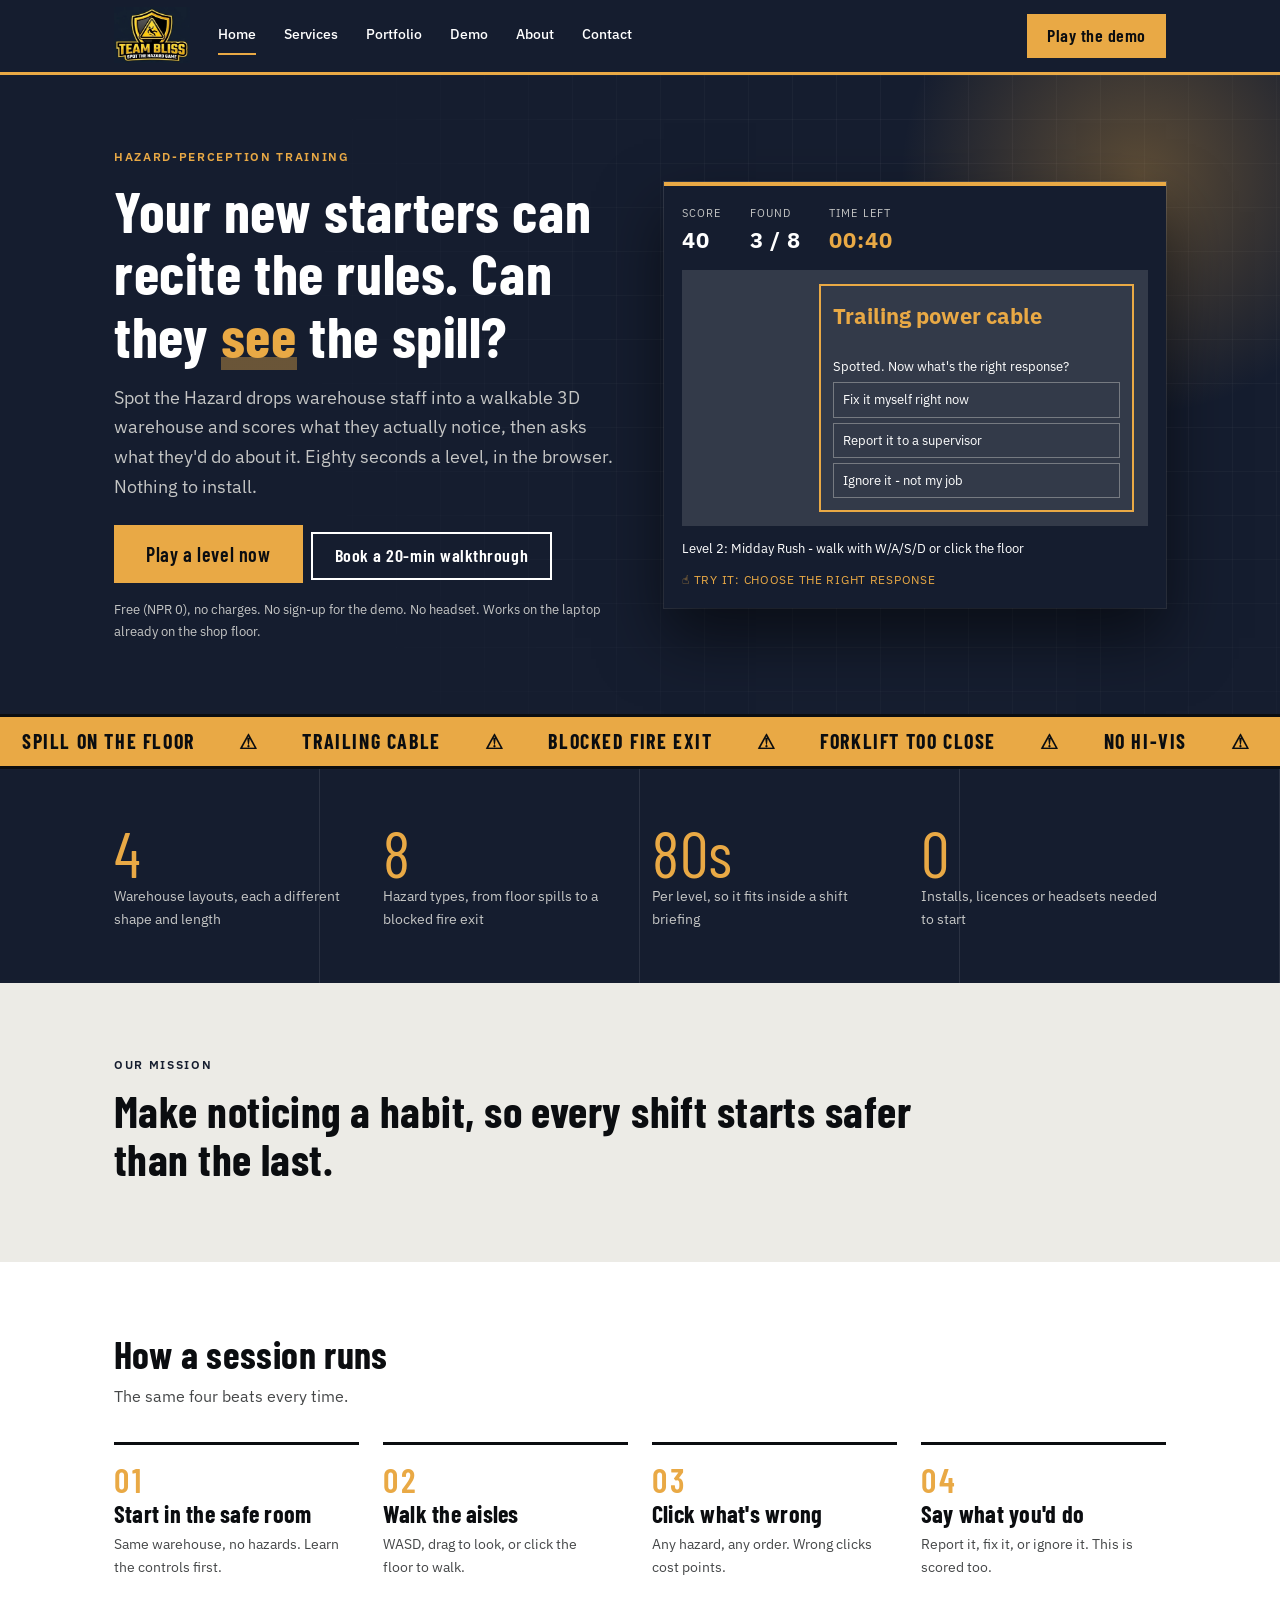
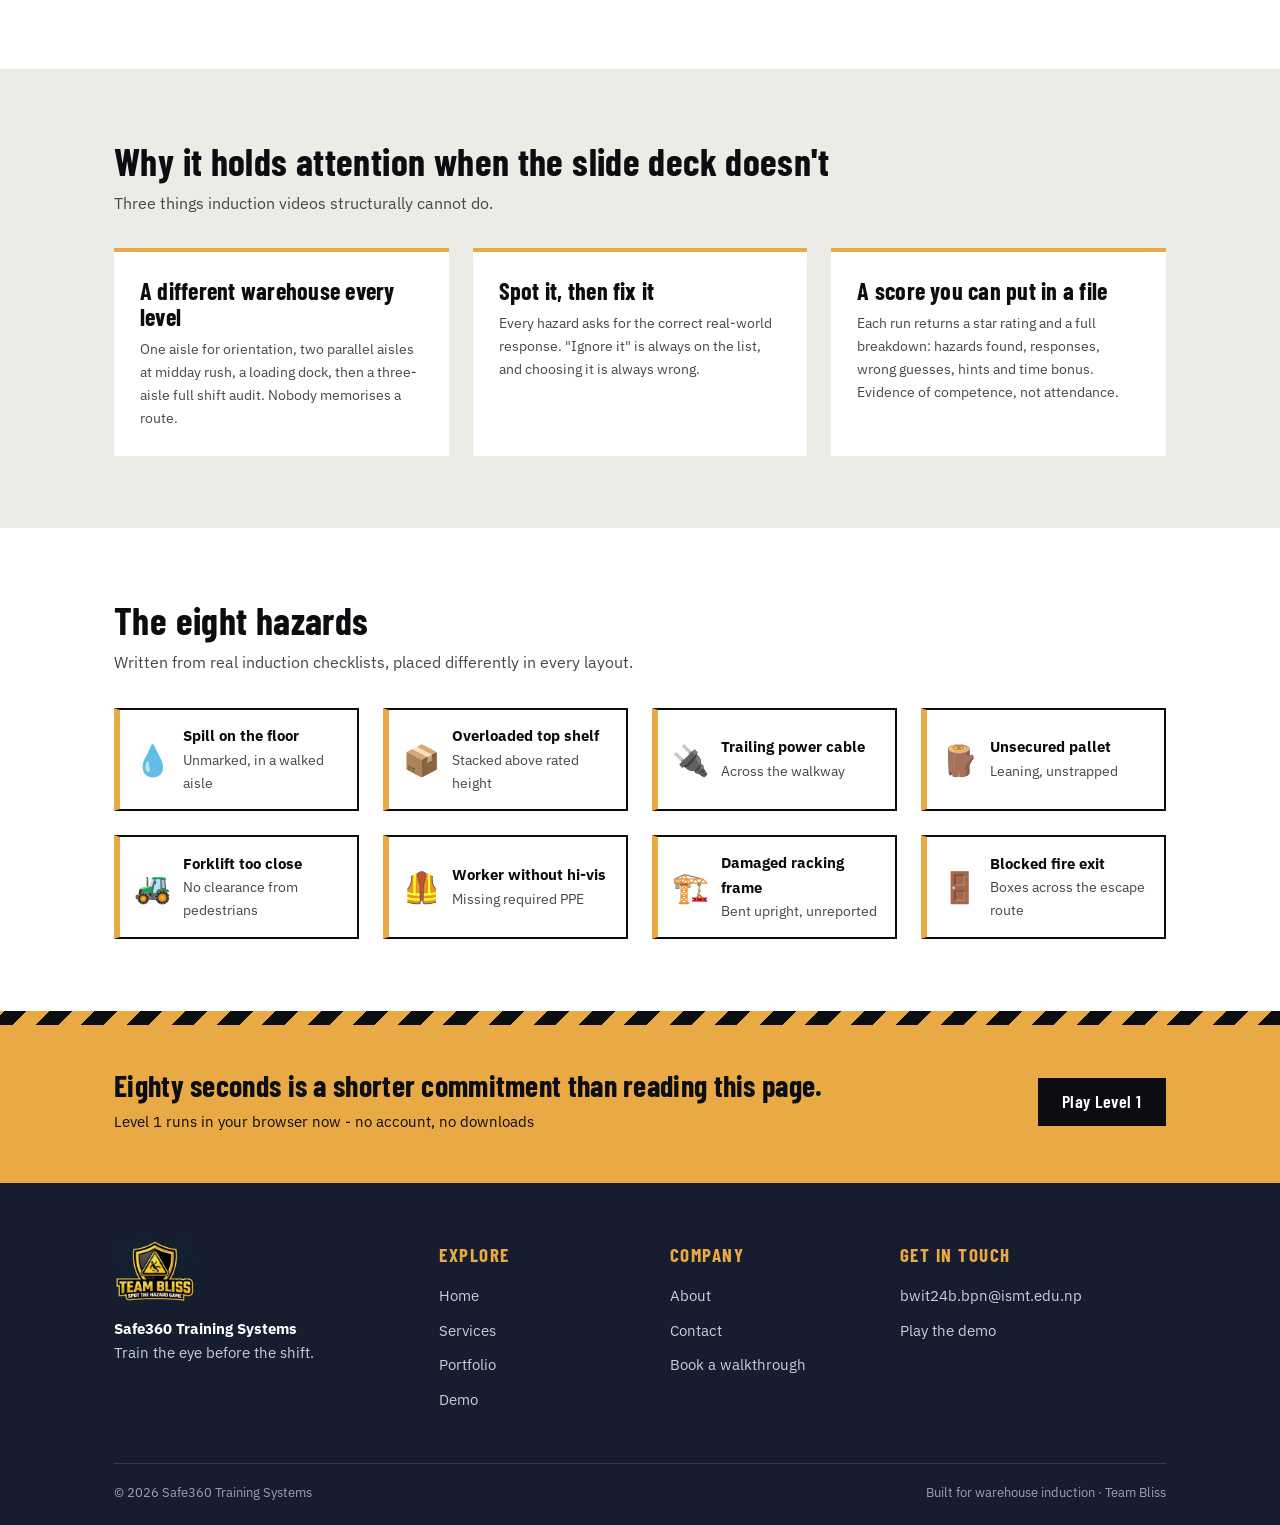
<file: index.html>
<!DOCTYPE html><html lang="en"><head><meta charset="utf-8"><meta name="viewport" content="width=device-width,initial-scale=1"><title>Home | Spot the Hazard by Safe360</title><meta name="description" content="Spot the Hazard puts warehouse staff in a walkable 3D warehouse and scores the hazards they notice and how they respond. 80 seconds a level, in the browser."><meta name="theme-color" content="#151D2F"><meta property="og:title" content="Home | Spot the Hazard"><meta property="og:description" content="Spot the Hazard puts warehouse staff in a walkable 3D warehouse and scores the hazards they notice and how they respond. 80 seconds a level, in the browser."><meta property="og:image" content="logo.png"><meta property="og:type" content="website"><link rel="icon" href="logo.png"><link rel="preconnect" href="https://fonts.googleapis.com"><link rel="preconnect" href="https://fonts.gstatic.com" crossorigin><link href="https://fonts.googleapis.com/css2?family=Barlow+Condensed:wght@500;600;700&family=IBM+Plex+Sans:wght@400;500;600&display=swap" rel="stylesheet"><link rel="stylesheet" href="style.css"><script src="script.js" defer></script></head><body><a class="skip" href="#main">Skip to content</a>
<nav aria-label="Main"><div class="w"><a href="index.html"><img src="logo.png" alt="Spot the Hazard logo" width="76" height="56"></a><a class=on aria-current=page href="index.html">Home</a><a href="services.html">Services</a><a href="portfolio.html">Portfolio</a><a href="demo.html">Demo</a><a href="about.html">About</a><a href="contact.html">Contact</a><a data-goatcounter-click="play-demo" class="btn" href="demo.html">Play the demo</a></div></nav>
<main id="main"><header class="hero"><div class="w"><div><span class="eyebrow">Hazard-perception training</span><h1>Your new starters can recite the rules. Can they <em>see</em> the spill?</h1><p>Spot the Hazard drops warehouse staff into a walkable 3D warehouse and scores what they actually notice, then asks what they'd do about it. Eighty seconds a level, in the browser. Nothing to install.</p><a data-goatcounter-click="play-demo" class="btn big" href="demo.html">Play a level now</a><a class="btn o" href="contact.html">Book a 20-min walkthrough</a><small>Free (NPR 0), no charges. No sign-up for the demo. No headset. Works on the laptop already on the shop floor.</small></div>
<div class="mock" role="img" aria-label="Illustration of the game screen: score 40, 3 of 8 hazards found, 41 seconds left, with a question about a trailing power cable"><div class="st"><div>SCORE<b id="sc">40</b></div><div>FOUND<b>3 / 8</b></div><div>TIME LEFT<b style="color:#e9a945" id="tm">00:41</b></div></div><div class="sc"><div class="q"><b style="color:var(--amber)">Trailing power cable</b><br>Spotted. Now what's the right response?<button>Fix it myself right now</button><button data-ok="1">Report it to a supervisor</button><button>Ignore it - not my job</button><span class="fb" id="fb"></span></div></div>Level 2: Midday Rush - walk with W/A/S/D or click the floor<div class="hint">&#9757; TRY IT: CHOOSE THE RIGHT RESPONSE</div></div></div></header><div class="tick" aria-hidden="true"><div><span>Spill on the floor</span><span>Trailing cable</span><span>Blocked fire exit</span><span>Forklift too close</span><span>No hi-vis</span><span>Damaged racking</span><span>Unsecured pallet</span><span>Overloaded shelf</span><span>Spill on the floor</span><span>Trailing cable</span><span>Blocked fire exit</span><span>Forklift too close</span><span>No hi-vis</span><span>Damaged racking</span><span>Unsecured pallet</span><span>Overloaded shelf</span></div></div>
<div class="stats"><div class="w"><div><div class="num" data-n="4" data-s="">4</div><p>Warehouse layouts, each a different shape and length</p></div><div><div class="num" data-n="8" data-s="">8</div><p>Hazard types, from floor spills to a blocked fire exit</p></div><div><div class="num" data-n="80" data-s="s">80s</div><p>Per level, so it fits inside a shift briefing</p></div><div><div class="num" data-n="0" data-s="">0</div><p>Installs, licences or headsets needed to start</p></div></div></div>
<section class="alt" id="mission"><div class="w"><span class="eyebrow">Our mission</span><h2 style="font-size:clamp(28px,4vw,44px);max-width:860px">Make noticing a habit, so every shift starts safer than the last.</h2></div></section>
<section id="how"><div class="w"><h2>How a session runs</h2><p class="sub">The same four beats every time.</p><div class="g4 steps"><div data-r><em>01</em><h3>Start in the safe room</h3><p>Same warehouse, no hazards. Learn the controls first.</p></div><div data-r><em>02</em><h3>Walk the aisles</h3><p>WASD, drag to look, or click the floor to walk.</p></div><div data-r><em>03</em><h3>Click what's wrong</h3><p>Any hazard, any order. Wrong clicks cost points.</p></div><div data-r><em>04</em><h3>Say what you'd do</h3><p>Report it, fix it, or ignore it. This is scored too.</p></div></div></div></section>
<section class="alt"><div class="w"><h2>Why it holds attention when the slide deck doesn't</h2><p class="sub">Three things induction videos structurally cannot do.</p><div class="g3"><div class="card" data-r><h3>A different warehouse every level</h3><p>One aisle for orientation, two parallel aisles at midday rush, a loading dock, then a three-aisle full shift audit. Nobody memorises a route.</p></div><div class="card" data-r><h3>Spot it, then fix it</h3><p>Every hazard asks for the correct real-world response. "Ignore it" is always on the list, and choosing it is always wrong.</p></div><div class="card" data-r><h3>A score you can put in a file</h3><p>Each run returns a star rating and a full breakdown: hazards found, responses, wrong guesses, hints and time bonus. Evidence of competence, not attendance.</p></div></div></div></section>
<section id="hazards" class="hz"><div class="w"><h2>The eight hazards</h2><p class="sub">Written from real induction checklists, placed differently in every layout.</p><div class="g4"><div class="rule" data-r><span class="ic">💧</span><div><b>Spill on the floor</b><p>Unmarked, in a walked aisle</p></div></div><div class="rule" data-r><span class="ic">📦</span><div><b>Overloaded top shelf</b><p>Stacked above rated height</p></div></div><div class="rule" data-r><span class="ic">🔌</span><div><b>Trailing power cable</b><p>Across the walkway</p></div></div><div class="rule" data-r><span class="ic">🪵</span><div><b>Unsecured pallet</b><p>Leaning, unstrapped</p></div></div><div class="rule" data-r><span class="ic">🚜</span><div><b>Forklift too close</b><p>No clearance from pedestrians</p></div></div><div class="rule" data-r><span class="ic">🦺</span><div><b>Worker without hi-vis</b><p>Missing required PPE</p></div></div><div class="rule" data-r><span class="ic">🏗️</span><div><b>Damaged racking frame</b><p>Bent upright, unreported</p></div></div><div class="rule" data-r><span class="ic">🚪</span><div><b>Blocked fire exit</b><p>Boxes across the escape route</p></div></div></div></div></section>
<div class="stripe"></div><div class="cta"><div class="w"><div><h2>Eighty seconds is a shorter commitment than reading this page.</h2><small>Level 1 runs in your browser now - no account, no downloads</small></div><a data-goatcounter-click="play-demo" class="btn k" href="demo.html">Play Level 1</a></div></div></main><footer><div class="w"><div class="fg"><div class="fb"><a href="index.html"><img src="logo.png" alt="Spot the Hazard logo" width="82" height="64"></a><p><b>Safe360 Training Systems</b><br>Train the eye before the shift.</p></div><div><h4>Explore</h4><a href="index.html">Home</a><a href="services.html">Services</a><a href="portfolio.html">Portfolio</a><a href="demo.html">Demo</a></div><div><h4>Company</h4><a href="about.html">About</a><a href="contact.html">Contact</a><a href="contact.html">Book a walkthrough</a></div><div><h4>Get in touch</h4><a href="mailto:bwit24b.bpn@ismt.edu.np">bwit24b.bpn@ismt.edu.np</a><a data-goatcounter-click="play-demo" href="demo.html">Play the demo</a></div></div><div class="fbar"><span>&copy; 2026 Safe360 Training Systems</span><span>Built for warehouse induction &middot; Team Bliss</span></div></div></footer></body></html>
</file>
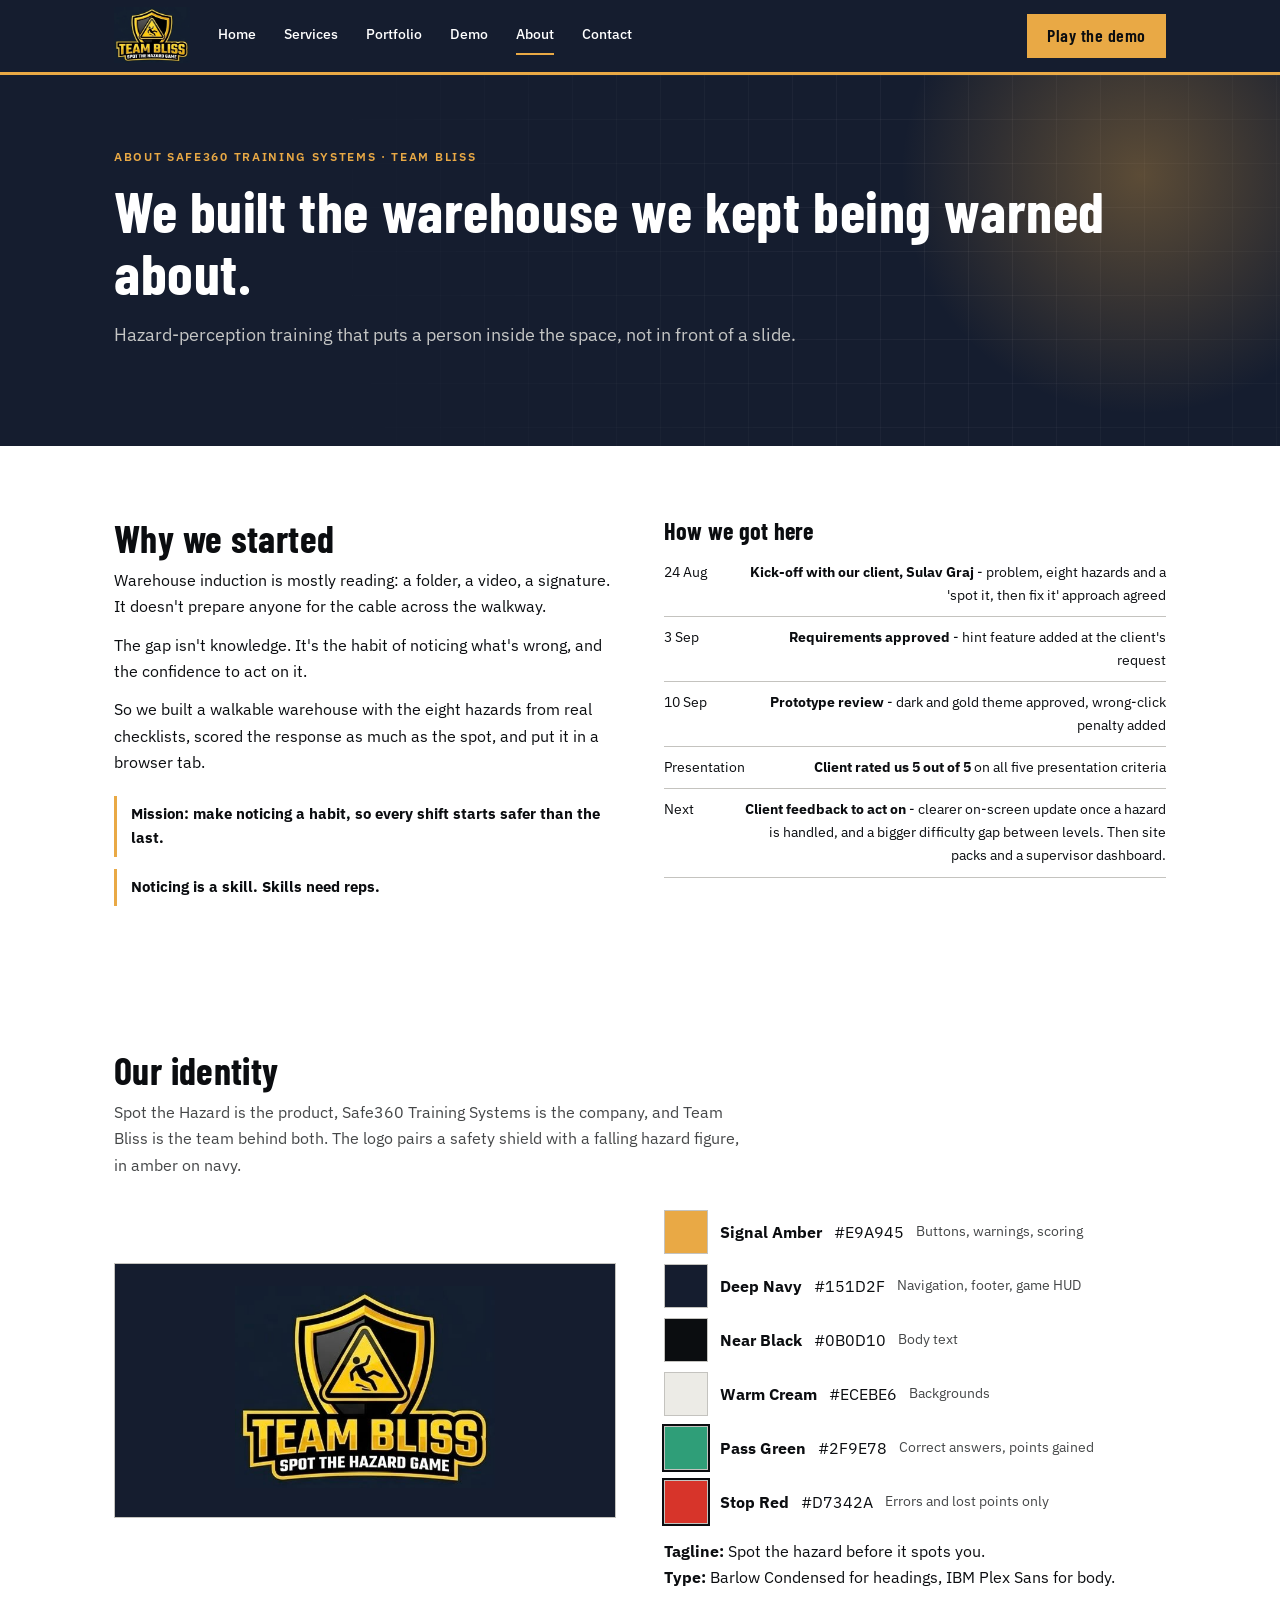
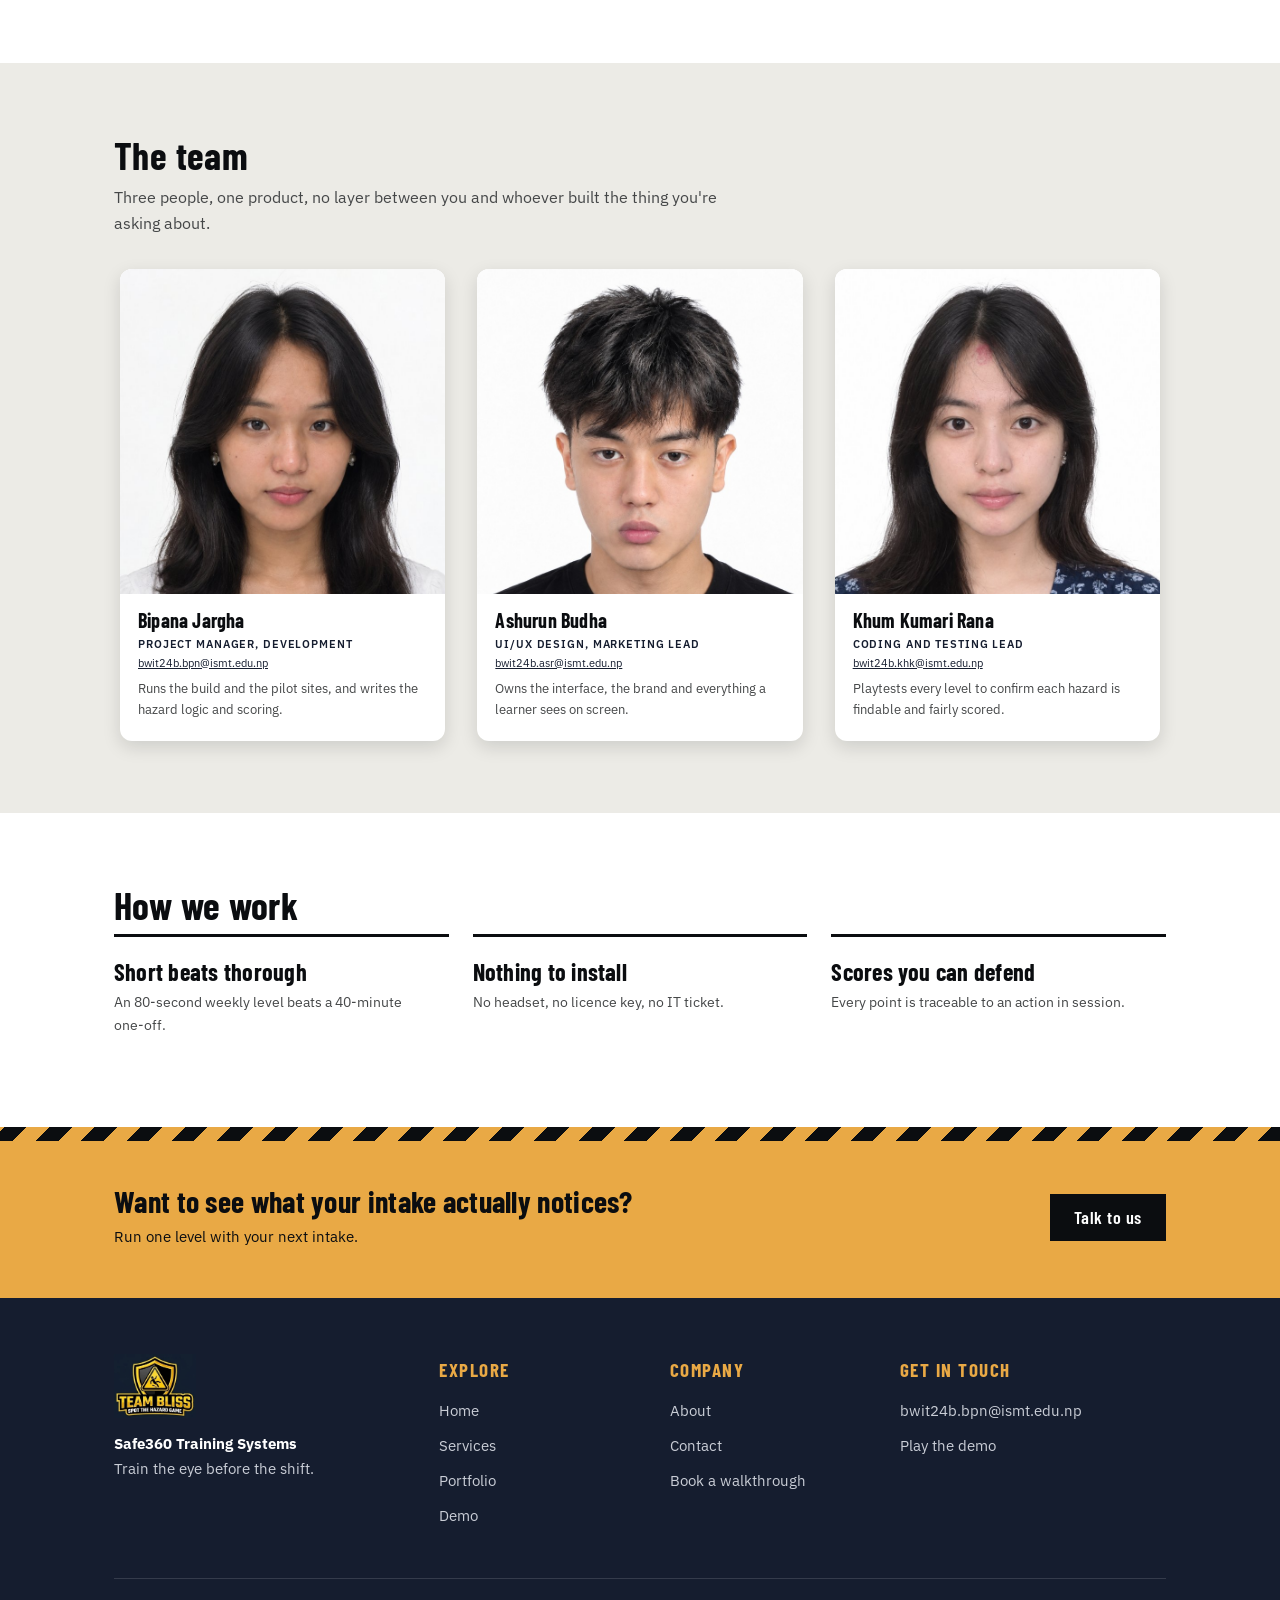
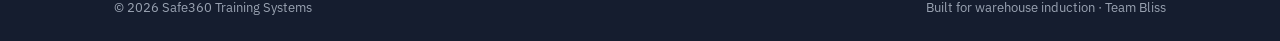
<file: about.html>
<!DOCTYPE html><html lang="en"><head><meta charset="utf-8"><meta name="viewport" content="width=device-width,initial-scale=1"><title>About | Spot the Hazard by Safe360</title><meta name="description" content="Team Bliss built Spot the Hazard so warehouse staff can practise noticing hazards and responding correctly, not just read about them."><meta name="theme-color" content="#151D2F"><meta property="og:title" content="About | Spot the Hazard"><meta property="og:description" content="Team Bliss built Spot the Hazard so warehouse staff can practise noticing hazards and responding correctly, not just read about them."><meta property="og:image" content="logo.png"><meta property="og:type" content="website"><link rel="icon" href="logo.png"><link rel="preconnect" href="https://fonts.googleapis.com"><link rel="preconnect" href="https://fonts.gstatic.com" crossorigin><link href="https://fonts.googleapis.com/css2?family=Barlow+Condensed:wght@500;600;700&family=IBM+Plex+Sans:wght@400;500;600&display=swap" rel="stylesheet"><link rel="stylesheet" href="style.css"><script src="script.js" defer></script><style>
/* Team cards - face crop, wide */
.team .g3{width:min(1040px,92vw)!important;max-width:none!important;margin:0!important;position:relative;left:50%;transform:translateX(-50%);gap:32px!important}
.team .card{padding:0!important;overflow:hidden;border-radius:12px;display:flex;flex-direction:column}
.team .card img.tp{display:block!important;width:100%!important;height:auto!important;max-height:none!important;aspect-ratio:1/1!important;object-fit:cover!important;object-position:center 25%!important;border:0!important;border-bottom:0!important;margin:0!important;background:#fff}
.team .card img.tp[src*="team-ab"]{object-position:center 39%!important}
.team .card img.tp[src*="team-kr"]{object-position:center 14%!important}
.team .card>div:last-child{padding:16px 18px 20px!important}
.team .card h3{font-size:20px!important}
.team .card p{font-size:13px!important}
.team .card p:first-of-type{font-size:11px!important}
.team .card a{text-transform:none!important;letter-spacing:0!important;font-weight:400!important;word-break:break-all}
@media(max-width:800px){.team .g3{width:100%!important;left:0;transform:none;gap:24px!important}}
</style></head><body><a class="skip" href="#main">Skip to content</a>
<nav aria-label="Main"><div class="w"><a href="index.html"><img src="logo.png" alt="Spot the Hazard logo" width="76" height="56"></a><a href="index.html">Home</a><a href="services.html">Services</a><a href="portfolio.html">Portfolio</a><a href="demo.html">Demo</a><a class=on aria-current=page href="about.html">About</a><a href="contact.html">Contact</a><a data-goatcounter-click="play-demo" class="btn" href="demo.html">Play the demo</a></div></nav>
<main id="main"><header class="hero"><div class="w one"><span class="eyebrow">About Safe360 Training Systems &middot; Team Bliss</span><h1>We built the warehouse we kept being warned about.</h1><p>Hazard-perception training that puts a person inside the space, not in front of a slide.</p></div></header>
<section><div class="w two" style="align-items:start"><div><h2>Why we started</h2><p>Warehouse induction is mostly reading: a folder, a video, a signature. It doesn't prepare anyone for the cable across the walkway.</p><p style="margin-top:12px">The gap isn't knowledge. It's the habit of noticing what's wrong, and the confidence to act on it.</p><p style="margin-top:12px">So we built a walkable warehouse with the eight hazards from real checklists, scored the response as much as the spot, and put it in a browser tab.</p><div class="rule" style="margin-top:20px"><b>Mission: make noticing a habit, so every shift starts safer than the last.</b></div><div class="rule" style="margin-top:12px"><b>Noticing is a skill. Skills need reps.</b></div></div>
<div><h3>How we got here</h3><table><tr><td>24 Aug</td><td><b>Kick-off with our client, Sulav Graj</b> - problem, eight hazards and a 'spot it, then fix it' approach agreed</td></tr><tr><td>3 Sep</td><td><b>Requirements approved</b> - hint feature added at the client's request</td></tr><tr><td>10 Sep</td><td><b>Prototype review</b> - dark and gold theme approved, wrong-click penalty added</td></tr><tr><td>Presentation</td><td><b>Client rated us 5 out of 5</b> on all five presentation criteria</td></tr><tr><td>Next</td><td><b>Client feedback to act on</b> - clearer on-screen update once a hazard is handled, and a bigger difficulty gap between levels. Then site packs and a supervisor dashboard.</td></tr></table></div></div></section>
<section id="brand"><div class="w"><h2>Our identity</h2><p class="sub">Spot the Hazard is the product, Safe360 Training Systems is the company, and Team Bliss is the team behind both. The logo pairs a safety shield with a falling hazard figure, in amber on navy.</p><div class="two" style="align-items:center"><div class="box" style="background:var(--navy);text-align:center"><img src="logo.png" alt="Team Bliss logo" style="max-width:260px;width:100%"></div><div><div class="sw"><i style="background:#e9a945"></i><b>Signal Amber</b> #E9A945 <span>Buttons, warnings, scoring</span></div><div class="sw"><i style="background:#151D2F"></i><b>Deep Navy</b> #151D2F <span>Navigation, footer, game HUD</span></div><div class="sw"><i style="background:#0b0d10"></i><b>Near Black</b> #0B0D10 <span>Body text</span></div><div class="sw"><i style="background:#ecebe6"></i><b>Warm Cream</b> #ECEBE6 <span>Backgrounds</span></div><div class="sw"><i style="background:#2f9e78"></i><b>Pass Green</b> #2F9E78 <span>Correct answers, points gained</span></div><div class="sw"><i style="background:#d7342a"></i><b>Stop Red</b> #D7342A <span>Errors and lost points only</span></div><p style="margin-top:14px"><b>Tagline:</b> Spot the hazard before it spots you.</p><p><b>Type:</b> Barlow Condensed for headings, IBM Plex Sans for body.</p></div></div></div></section>
<section class="alt team"><div class="w"><h2>The team</h2><p class="sub tsub">Three people, one product, no layer between you and whoever built the thing you're asking about.</p><div class="g3"><div class="card" data-r><img class="tp" src="img/team-bj.jpg" alt="Portrait of Bipana Jargha" width="720" height="960" loading="lazy"><div><h3>Bipana Jargha</h3><p>Project manager, development<br><a href="mailto:bwit24b.bpn@ismt.edu.np">bwit24b.bpn@ismt.edu.np</a></p><p>Runs the build and the pilot sites, and writes the hazard logic and scoring.</p></div></div><div class="card" data-r><img class="tp" src="img/team-ab.jpg" alt="Portrait of Ashurun Budha" width="720" height="960" loading="lazy"><div><h3>Ashurun Budha</h3><p>UI/UX design, marketing lead<br><a href="mailto:bwit24b.asr@ismt.edu.np">bwit24b.asr@ismt.edu.np</a></p><p>Owns the interface, the brand and everything a learner sees on screen.</p></div></div><div class="card" data-r><img class="tp" src="img/team-kr.jpg" alt="Portrait of Khum Kumari Rana" width="720" height="960" loading="lazy"><div><h3>Khum Kumari Rana</h3><p>Coding and testing lead<br><a href="mailto:bwit24b.khk@ismt.edu.np">bwit24b.khk@ismt.edu.np</a></p><p>Playtests every level to confirm each hazard is findable and fairly scored.</p></div></div></div></div></section>
<section><div class="w"><h2>How we work</h2><div class="g3 steps"><div><h3>Short beats thorough</h3><p>An 80-second weekly level beats a 40-minute one-off.</p></div><div><h3>Nothing to install</h3><p>No headset, no licence key, no IT ticket.</p></div><div><h3>Scores you can defend</h3><p>Every point is traceable to an action in session.</p></div></div></div></section>
<div class="stripe"></div><div class="cta"><div class="w"><div><h2>Want to see what your intake actually notices?</h2><small>Run one level with your next intake.</small></div><a class="btn k" href="contact.html">Talk to us</a></div></div></main><footer><div class="w"><div class="fg"><div class="fb"><a href="index.html"><img src="logo.png" alt="Spot the Hazard logo" width="82" height="64"></a><p><b>Safe360 Training Systems</b><br>Train the eye before the shift.</p></div><div><h4>Explore</h4><a href="index.html">Home</a><a href="services.html">Services</a><a href="portfolio.html">Portfolio</a><a href="demo.html">Demo</a></div><div><h4>Company</h4><a href="about.html">About</a><a href="contact.html">Contact</a><a href="contact.html">Book a walkthrough</a></div><div><h4>Get in touch</h4><a href="mailto:bwit24b.bpn@ismt.edu.np">bwit24b.bpn@ismt.edu.np</a><a data-goatcounter-click="play-demo" href="demo.html">Play the demo</a></div></div><div class="fbar"><span>&copy; 2026 Safe360 Training Systems</span><span>Built for warehouse induction &middot; Team Bliss</span></div></div></footer></body></html>
</file>
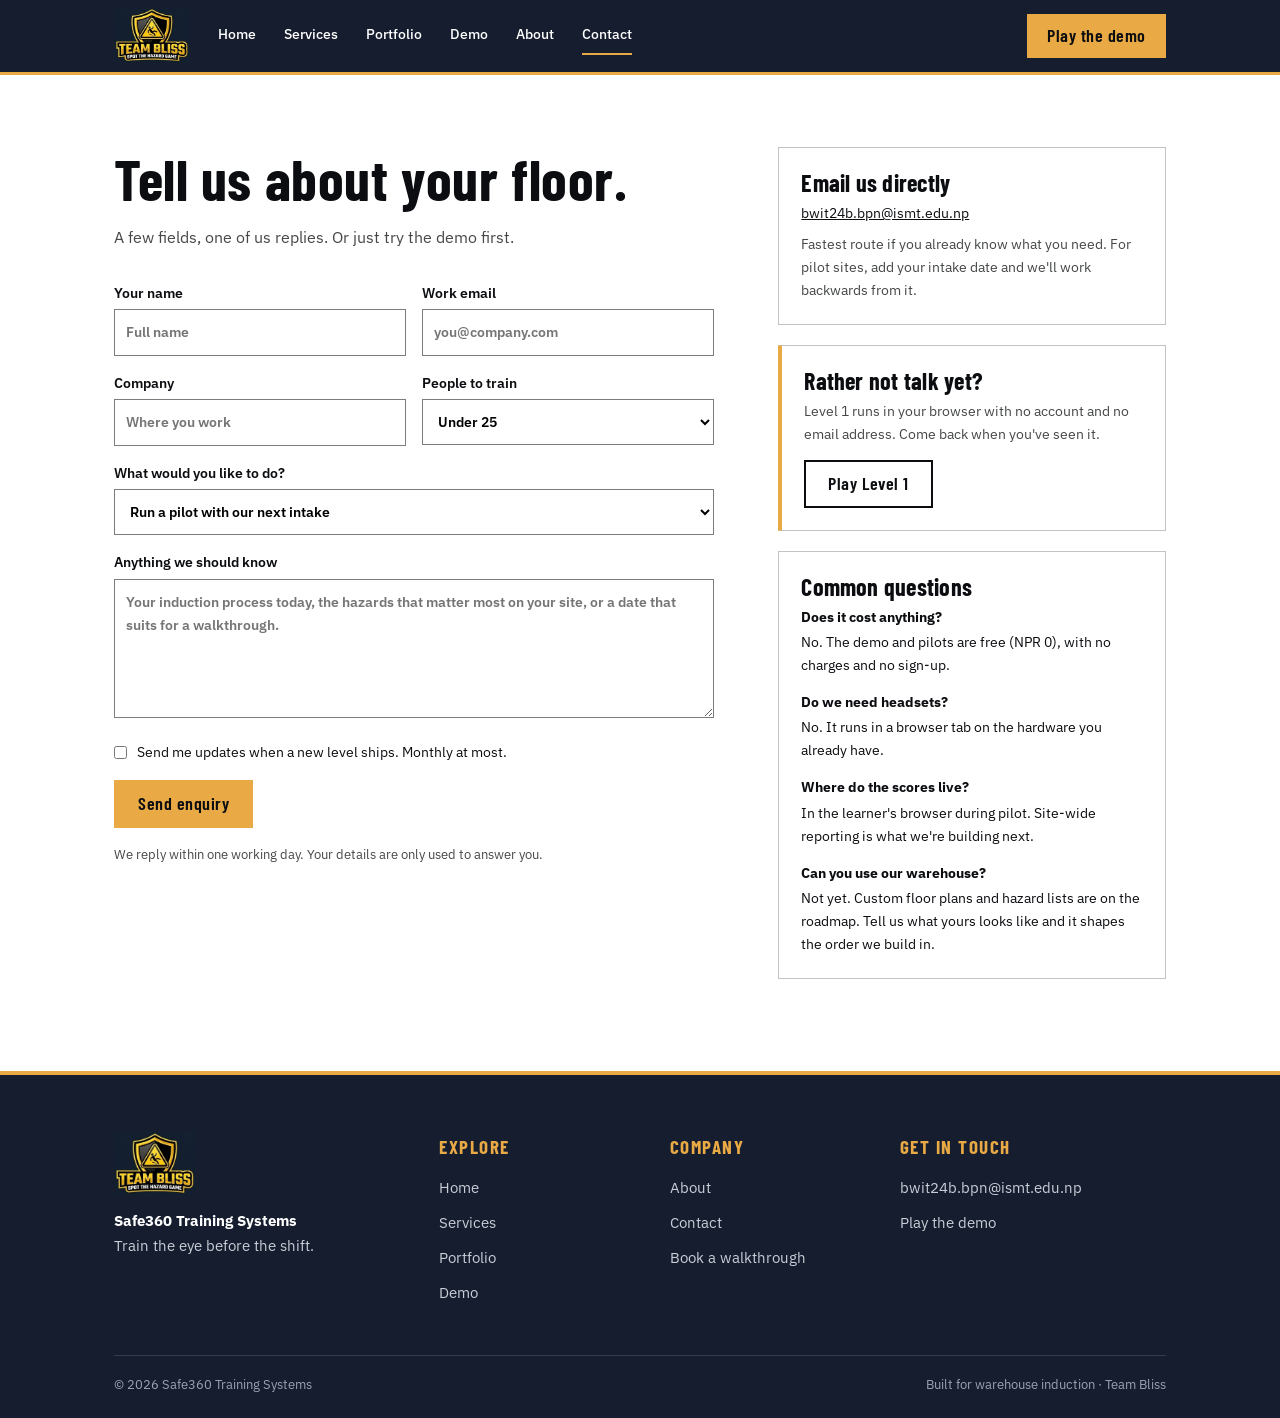
<file: contact.html>
<!DOCTYPE html><html lang="en"><head><meta charset="utf-8"><meta name="viewport" content="width=device-width,initial-scale=1"><title>Contact | Spot the Hazard by Safe360</title><meta name="description" content="Tell us about your warehouse floor. Book a 20-minute Spot the Hazard walkthrough, run a pilot with your next intake, or ask about custom site packs."><meta name="theme-color" content="#151D2F"><meta property="og:title" content="Contact | Spot the Hazard"><meta property="og:description" content="Tell us about your warehouse floor. Book a 20-minute Spot the Hazard walkthrough, run a pilot with your next intake, or ask about custom site packs."><meta property="og:image" content="logo.png"><meta property="og:type" content="website"><link rel="icon" href="logo.png"><link rel="preconnect" href="https://fonts.googleapis.com"><link rel="preconnect" href="https://fonts.gstatic.com" crossorigin><link href="https://fonts.googleapis.com/css2?family=Barlow+Condensed:wght@500;600;700&family=IBM+Plex+Sans:wght@400;500;600&display=swap" rel="stylesheet"><link rel="stylesheet" href="style.css"><script src="script.js" defer></script></head><body><a class="skip" href="#main">Skip to content</a>
<nav aria-label="Main"><div class="w"><a href="index.html"><img src="logo.png" alt="Spot the Hazard logo" width="76" height="56"></a><a href="index.html">Home</a><a href="services.html">Services</a><a href="portfolio.html">Portfolio</a><a href="demo.html">Demo</a><a href="about.html">About</a><a class=on aria-current=page href="contact.html">Contact</a><a data-goatcounter-click="play-demo" class="btn" href="demo.html">Play the demo</a></div></nav>
<main id="main"><section><div class="w ct"><div><h1>Tell us about your floor.</h1><p class="sub">A few fields, one of us replies. Or just try the demo first.</p>
<form id="f" action="mailto:bwit24b.bpn@ismt.edu.np" method="post" enctype="text/plain"><div class="f2"><label>Your name<input name="name" autocomplete="name" placeholder="Full name" required></label><label>Work email<input name="email" type="email" autocomplete="email" placeholder="you@company.com" required></label><label>Company<input name="company" autocomplete="organization" placeholder="Where you work"></label><label>People to train<select name="size"><option>Under 25</option><option>25 to 100</option><option>100 to 500</option><option>500+</option></select></label></div>
<label>What would you like to do?<select name="goal"><option>Run a pilot with our next intake</option><option>Book a 20-minute walkthrough</option><option>Ask about a custom site pack</option><option>Something else</option></select></label><label>Anything we should know<textarea name="notes" rows="5" placeholder="Your induction process today, the hazards that matter most on your site, or a date that suits for a walkthrough."></textarea></label><label class="chk"><input type="checkbox" name="updates">Send me updates when a new level ships. Monthly at most.</label><div><button class="btn" type="submit">Send enquiry</button></div><p class="sub" style="font-size:13px;margin:0">We reply within one working day. Your details are only used to answer you.</p></form>
<script>document.getElementById("f").addEventListener("submit",function(e){e.preventDefault();var d=new FormData(this),b="";d.forEach(function(v,k){b+=k+": "+v+"\n"});location.href="mailto:bwit24b.bpn@ismt.edu.np?subject="+encodeURIComponent("Spot the Hazard enquiry from "+d.get("name"))+"&body="+encodeURIComponent(b);this.outerHTML='<p class="box hl"><b>Almost there.</b> Your email app should have opened with your message. Just press send, or write to <a href="mailto:bwit24b.bpn@ismt.edu.np">bwit24b.bpn@ismt.edu.np</a>.</p>'})</script></div>
<aside><div class="box"><h3>Email us directly</h3><p><a href="mailto:bwit24b.bpn@ismt.edu.np">bwit24b.bpn@ismt.edu.np</a></p><p class="sub" style="margin:8px 0 0">Fastest route if you already know what you need. For pilot sites, add your intake date and we'll work backwards from it.</p></div>
<div class="box hl"><h3>Rather not talk yet?</h3><p class="sub" style="margin-bottom:14px">Level 1 runs in your browser with no account and no email address. Come back when you've seen it.</p><a data-goatcounter-click="play-demo" class="btn o" href="demo.html">Play Level 1</a></div>
<div class="box faq"><h3>Common questions</h3><b>Does it cost anything?</b><p>No. The demo and pilots are free (NPR 0), with no charges and no sign-up.</p><b>Do we need headsets?</b><p>No. It runs in a browser tab on the hardware you already have.</p><b>Where do the scores live?</b><p>In the learner's browser during pilot. Site-wide reporting is what we're building next.</p><b>Can you use our warehouse?</b><p style="margin-bottom:0">Not yet. Custom floor plans and hazard lists are on the roadmap. Tell us what yours looks like and it shapes the order we build in.</p></div></aside></div></section></main><footer><div class="w"><div class="fg"><div class="fb"><a href="index.html"><img src="logo.png" alt="Spot the Hazard logo" width="82" height="64"></a><p><b>Safe360 Training Systems</b><br>Train the eye before the shift.</p></div><div><h4>Explore</h4><a href="index.html">Home</a><a href="services.html">Services</a><a href="portfolio.html">Portfolio</a><a href="demo.html">Demo</a></div><div><h4>Company</h4><a href="about.html">About</a><a href="contact.html">Contact</a><a href="contact.html">Book a walkthrough</a></div><div><h4>Get in touch</h4><a href="mailto:bwit24b.bpn@ismt.edu.np">bwit24b.bpn@ismt.edu.np</a><a data-goatcounter-click="play-demo" href="demo.html">Play the demo</a></div></div><div class="fbar"><span>&copy; 2026 Safe360 Training Systems</span><span>Built for warehouse induction &middot; Team Bliss</span></div></div></footer></body></html>
</file>
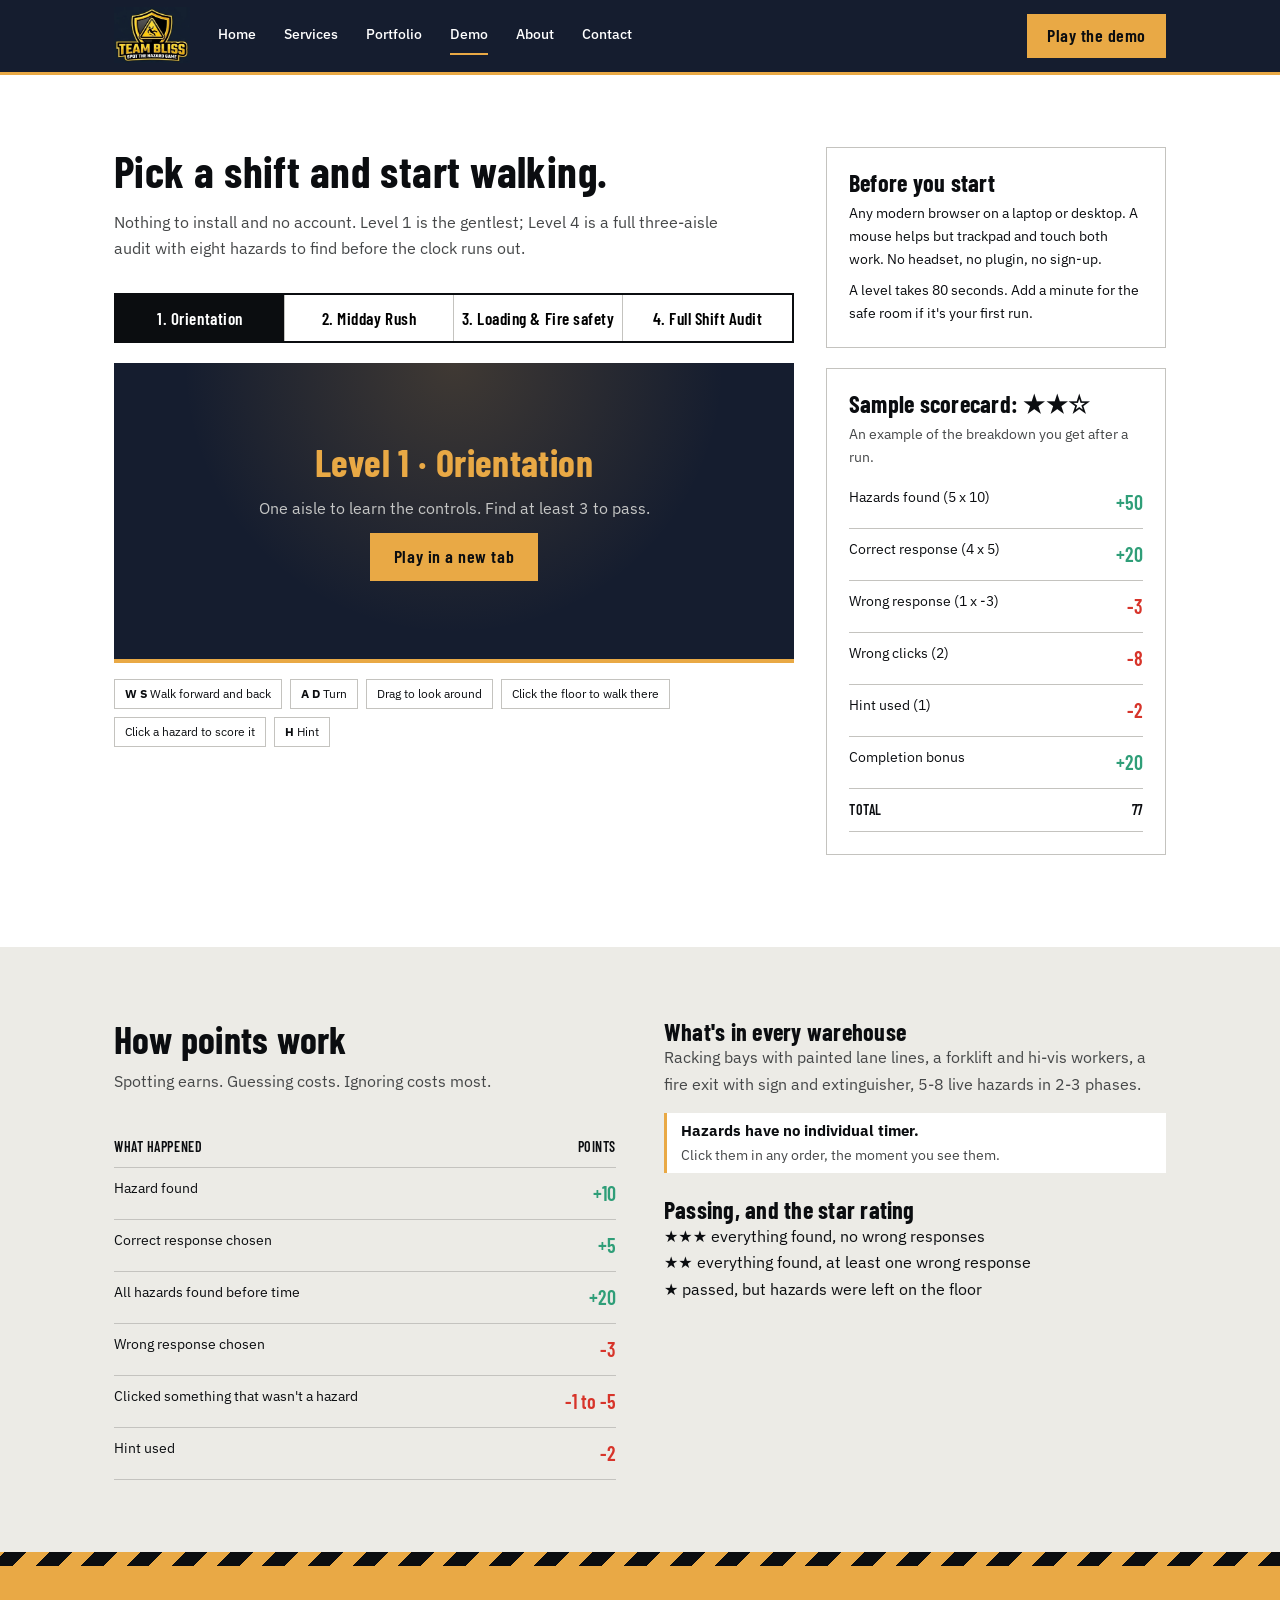
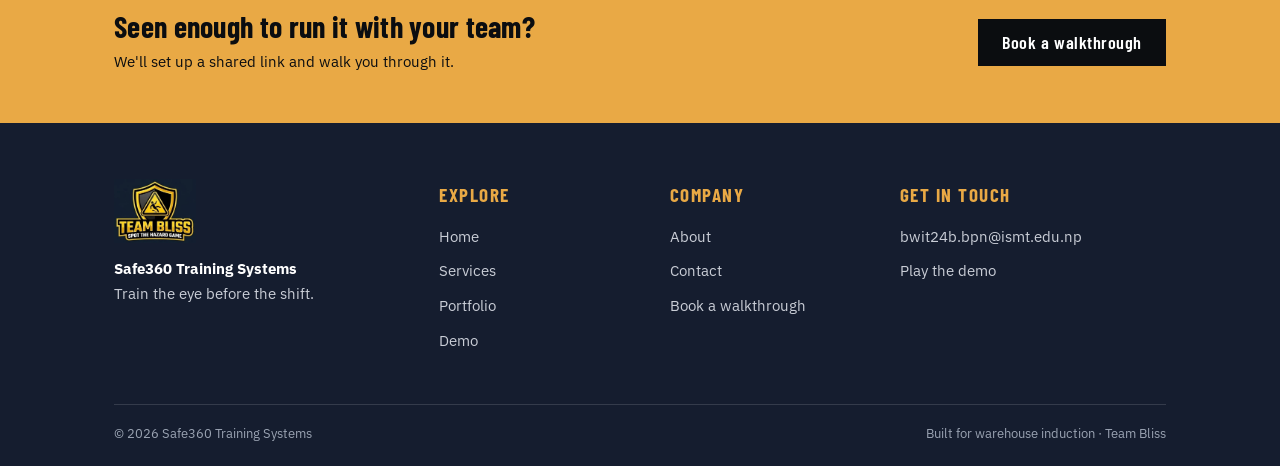
<file: demo.html>
<!DOCTYPE html><html lang="en"><head><meta charset="utf-8"><meta name="viewport" content="width=device-width,initial-scale=1"><title>Demo | Spot the Hazard by Safe360</title><meta name="description" content="Play Spot the Hazard free in your browser. Pick a level, walk the warehouse and find the hazards before the 80-second clock runs out."><meta name="theme-color" content="#151D2F"><meta property="og:title" content="Demo | Spot the Hazard"><meta property="og:description" content="Play Spot the Hazard free in your browser. Pick a level, walk the warehouse and find the hazards before the 80-second clock runs out."><meta property="og:image" content="logo.png"><meta property="og:type" content="website"><link rel="icon" href="logo.png"><link rel="preconnect" href="https://fonts.googleapis.com"><link rel="preconnect" href="https://fonts.gstatic.com" crossorigin><link href="https://fonts.googleapis.com/css2?family=Barlow+Condensed:wght@500;600;700&family=IBM+Plex+Sans:wght@400;500;600&display=swap" rel="stylesheet"><link rel="stylesheet" href="style.css"><script src="script.js" defer></script></head><body><a class="skip" href="#main">Skip to content</a>
<nav aria-label="Main"><div class="w"><a href="index.html"><img src="logo.png" alt="Spot the Hazard logo" width="76" height="56"></a><a href="index.html">Home</a><a href="services.html">Services</a><a href="portfolio.html">Portfolio</a><a class=on aria-current=page href="demo.html">Demo</a><a href="about.html">About</a><a href="contact.html">Contact</a><a data-goatcounter-click="play-demo" class="btn" href="demo.html">Play the demo</a></div></nav>
<main id="main"><section><div class="w demo"><div><h1 class="h1s">Pick a shift and start walking.</h1><p class="sub">Nothing to install and no account. Level 1 is the gentlest; Level 4 is a full three-aisle audit with eight hazards to find before the clock runs out.</p><div class="tabs" id="tabs" role="group" aria-label="Choose a level"><button class="on" aria-pressed="true">1. Orientation</button><button aria-pressed="false">2. Midday Rush</button><button aria-pressed="false">3. Loading &amp; Fire safety</button><button aria-pressed="false">4. Full Shift Audit</button></div>
<div class="lvl" aria-live="polite"><h2 id="lt">Level 1 &middot; Orientation</h2><p id="ld">One aisle to learn the controls. Find at least 3 to pass.</p><div><a data-goatcounter-click="play-live" class="btn" href="https://spott-the-hazard.netlify.app/" target="_blank" rel="noopener">Play in a new tab</a></div></div>
<script>var L=[["Level 1 &middot; Orientation","One aisle to learn the controls. Find at least 3 to pass."],["Level 2 &middot; Midday Rush","Two parallel aisles and a busier floor. Find at least 4 to pass."],["Level 3 &middot; Loading &amp; Fire safety","A loading dock, a striped dock zone and a fire exit. Find at least 5 to pass."],["Level 4 &middot; Full Shift Audit","A three-aisle audit with eight hazards. Find at least 6 to pass."]],B=document.querySelectorAll("#tabs button");B.forEach(function(b,i){b.onclick=function(){B.forEach(function(x){x.className="";x.setAttribute("aria-pressed","false")});b.className="on";b.setAttribute("aria-pressed","true");document.getElementById("lt").innerHTML=L[i][0];document.getElementById("ld").innerHTML=L[i][1]}})</script>
<div class="keys"><span><b>W S</b> Walk forward and back</span><span><b>A D</b> Turn</span><span>Drag to look around</span><span>Click the floor to walk there</span><span>Click a hazard to score it</span><span><b>H</b> Hint</span></div></div>
<aside><div class="box"><h3>Before you start</h3><p>Any modern browser on a laptop or desktop. A mouse helps but trackpad and touch both work. No headset, no plugin, no sign-up.</p><p style="margin-top:8px">A level takes 80 seconds. Add a minute for the safe room if it's your first run.</p></div><div class="box"><h3>Sample scorecard: &#9733;&#9733;&#9734;</h3><p style="color:var(--mute)">An example of the breakdown you get after a run.</p><table><tr><td>Hazards found (5 x 10)</td><td class="pos">+50</td></tr><tr><td>Correct response (4 x 5)</td><td class="pos">+20</td></tr><tr><td>Wrong response (1 x -3)</td><td class="neg">-3</td></tr><tr><td>Wrong clicks (2)</td><td class="neg">-8</td></tr><tr><td>Hint used (1)</td><td class="neg">-2</td></tr><tr><td>Completion bonus</td><td class="pos">+20</td></tr><tr><th>Total</th><th>77</th></tr></table></div></aside></div></section>
<section class="alt" id="score"><div class="w two" style="align-items:start"><div><h2>How points work</h2><p class="sub">Spotting earns. Guessing costs. Ignoring costs most.</p><table><tr><th>What happened</th><th>Points</th></tr><tr><td>Hazard found</td><td class="pos">+10</td></tr><tr><td>Correct response chosen</td><td class="pos">+5</td></tr><tr><td>All hazards found before time</td><td class="pos">+20</td></tr><tr><td>Wrong response chosen</td><td class="neg">-3</td></tr><tr><td>Clicked something that wasn't a hazard</td><td class="neg">-1 to -5</td></tr><tr><td>Hint used</td><td class="neg">-2</td></tr></table></div>
<div><h3>What's in every warehouse</h3><p class="sub" style="margin-bottom:16px">Racking bays with painted lane lines, a forklift and hi-vis workers, a fire exit with sign and extinguisher, 5-8 live hazards in 2-3 phases.</p><div class="rule" data-r><b>Hazards have no individual timer.</b><p>Click them in any order, the moment you see them.</p></div><h3 style="margin-top:24px">Passing, and the star rating</h3><p>&#9733;&#9733;&#9733; everything found, no wrong responses<br>&#9733;&#9733; everything found, at least one wrong response<br>&#9733; passed, but hazards were left on the floor</p></div></div></section>
<div class="stripe"></div><div class="cta"><div class="w"><div><h2>Seen enough to run it with your team?</h2><small>We'll set up a shared link and walk you through it.</small></div><a class="btn k" href="contact.html">Book a walkthrough</a></div></div></main><footer><div class="w"><div class="fg"><div class="fb"><a href="index.html"><img src="logo.png" alt="Spot the Hazard logo" width="82" height="64"></a><p><b>Safe360 Training Systems</b><br>Train the eye before the shift.</p></div><div><h4>Explore</h4><a href="index.html">Home</a><a href="services.html">Services</a><a href="portfolio.html">Portfolio</a><a href="demo.html">Demo</a></div><div><h4>Company</h4><a href="about.html">About</a><a href="contact.html">Contact</a><a href="contact.html">Book a walkthrough</a></div><div><h4>Get in touch</h4><a href="mailto:bwit24b.bpn@ismt.edu.np">bwit24b.bpn@ismt.edu.np</a><a data-goatcounter-click="play-demo" href="demo.html">Play the demo</a></div></div><div class="fbar"><span>&copy; 2026 Safe360 Training Systems</span><span>Built for warehouse induction &middot; Team Bliss</span></div></div></footer></body></html>
</file>
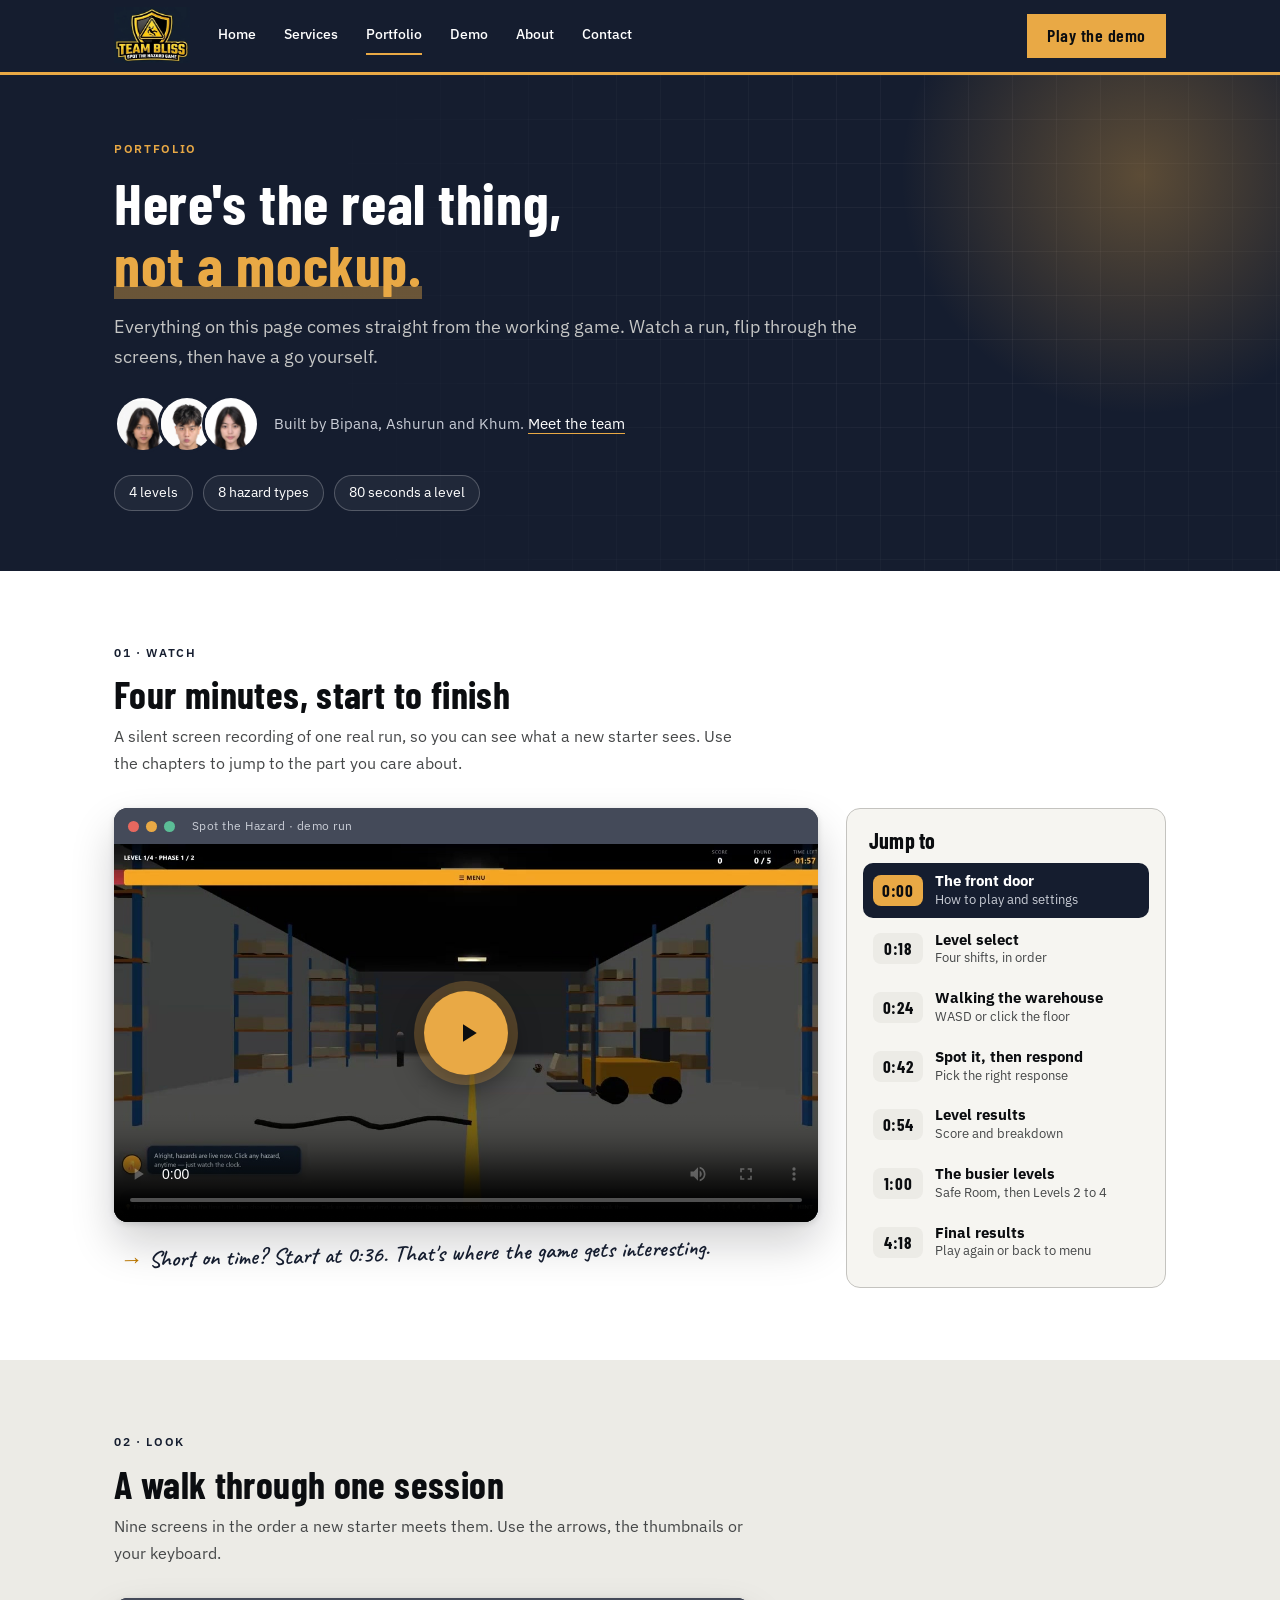
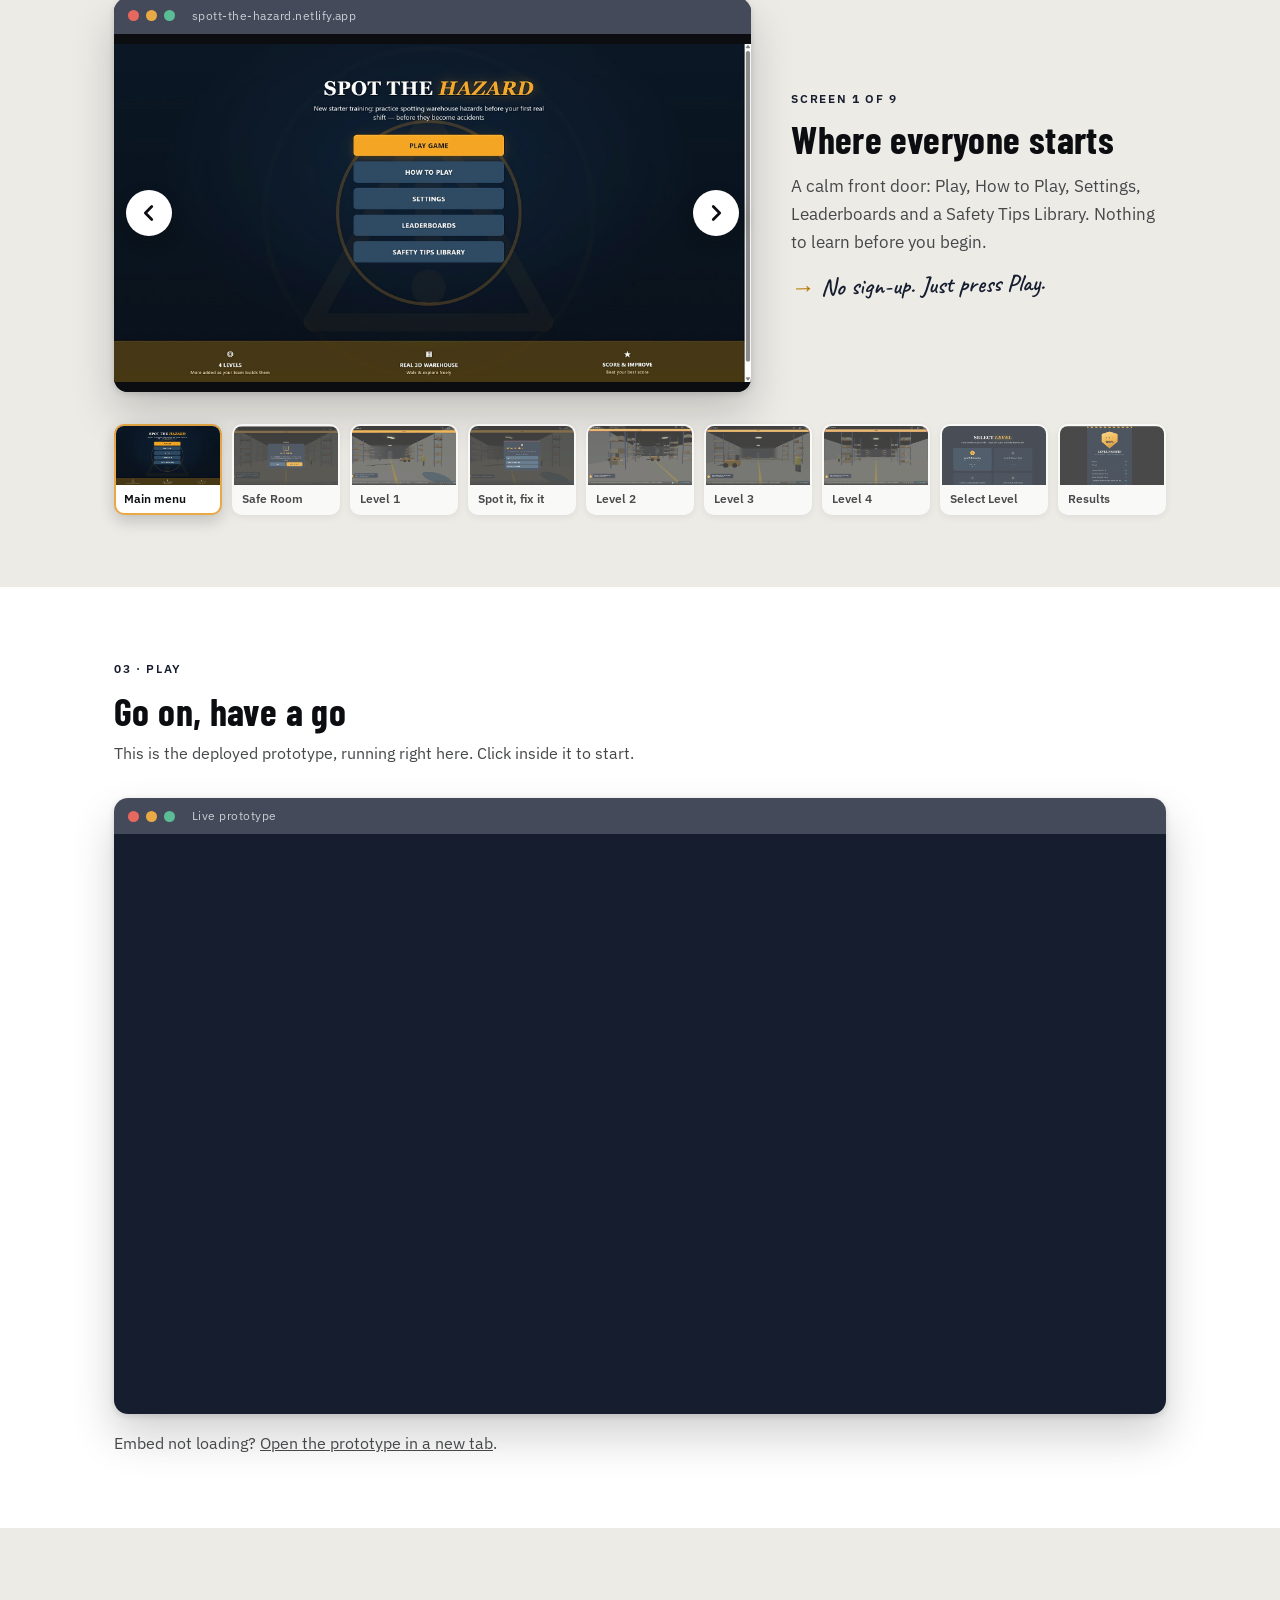
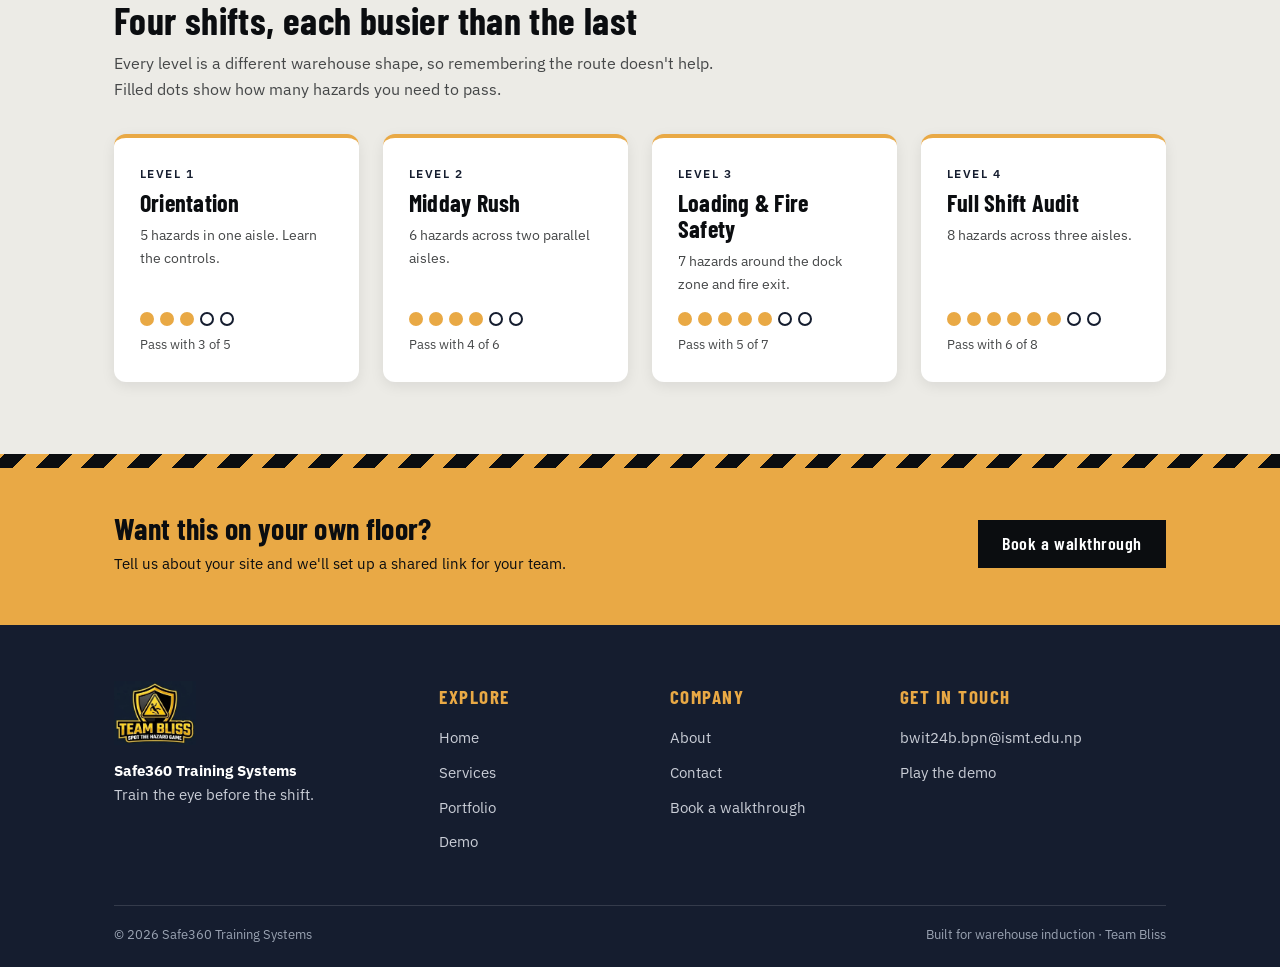
<file: portfolio.html>
<!DOCTYPE html><html lang="en"><head><meta charset="utf-8"><meta name="viewport" content="width=device-width,initial-scale=1"><title>Portfolio | Spot the Hazard by Safe360</title><meta name="description" content="Watch a four-and-a-half-minute run of Spot the Hazard, flip through the screens, then play the live prototype: four walkable 3D warehouse levels."><meta name="theme-color" content="#151D2F"><meta property="og:title" content="Portfolio | Spot the Hazard"><meta property="og:description" content="Watch a four-and-a-half-minute run of Spot the Hazard, flip through the screens, then play the live prototype: four walkable 3D warehouse levels."><meta property="og:image" content="img/poster.jpg"><meta property="og:type" content="website"><link rel="icon" href="logo.png"><link rel="preconnect" href="https://fonts.googleapis.com"><link rel="preconnect" href="https://fonts.gstatic.com" crossorigin><link href="https://fonts.googleapis.com/css2?family=Barlow+Condensed:wght@500;600;700&family=IBM+Plex+Sans:wght@400;500;600&family=Caveat:wght@600&display=swap" rel="stylesheet"><link rel="stylesheet" href="style.css"><script src="script.js" defer></script></head><body><a class="skip" href="#main">Skip to content</a>
<nav aria-label="Main"><div class="w"><a href="index.html"><img src="logo.png" alt="Spot the Hazard logo" width="76" height="56"></a><a href="index.html">Home</a><a href="services.html">Services</a><a class=on aria-current=page href="portfolio.html">Portfolio</a><a href="demo.html">Demo</a><a href="about.html">About</a><a href="contact.html">Contact</a><a data-goatcounter-click="play-demo" class="btn" href="demo.html">Play the demo</a></div></nav>
<main id="main">
<header class="hero pf-hero"><div class="w one pf-hero-in"><div>
<span class="eyebrow">Portfolio</span>
<h1>Here's the real thing, <em>not a mockup.</em></h1>
<p>Everything on this page comes straight from the working game. Watch a run, flip through the screens, then have a go yourself.</p>
<div class="pf-by"><span class="pf-av"><img src="img/avatar-bj.jpg" alt="" width="240" height="240"><img src="img/avatar-ab.jpg" alt="" width="240" height="240"><img src="img/avatar-kr.jpg" alt="" width="240" height="240"></span><span>Built by Bipana, Ashurun and Khum. <a href="about.html">Meet the team</a></span></div>
<ul class="pf-chips"><li>4 levels</li><li>8 hazard types</li><li>80 seconds a level</li></ul>
</div></div></header>

<section class="pf-sec"><div class="w">
<div class="pf-head"><span class="eyebrow">01 &middot; Watch</span><h2>Four minutes, start to finish</h2>
<p class="sub">A silent screen recording of one real run, so you can see what a new starter sees. Use the chapters to jump to the part you care about.</p></div>
<div class="pf-watch">
<div class="pf-left"><div class="pf-win"><div class="pf-bar"><i></i><i></i><i></i><span>Spot the Hazard &middot; demo run</span></div>
<div class="pf-vwrap"><video class="pf-video" id="pfv" controls preload="metadata" playsinline poster="img/poster.jpg" aria-label="Spot the Hazard prototype demonstration video"><source src="img/demo.mp4" type="video/mp4">Your browser does not support video. <a data-goatcounter-click="play-live" href="https://spott-the-hazard.netlify.app/">Play the live prototype instead</a>.</video>
<button type="button" class="pf-play" id="pfp" aria-label="Play the demo video"><svg viewBox="0 0 24 24" width="30" height="30" aria-hidden="true"><path d="M8 5v14l11-7z" fill="currentColor"/></svg></button></div></div>
<p class="pf-hand pf-skip">Short on time? Start at 0:36. That's where the game gets interesting.</p></div>
<aside class="pf-chap" aria-label="Video chapters"><h3>Jump to</h3><ol id="pfc"><li><button type="button" data-t="0" class=on><time>0:00</time><span><b>The front door</b><small>How to play and settings</small></span></button></li><li><button type="button" data-t="18"><time>0:18</time><span><b>Level select</b><small>Four shifts, in order</small></span></button></li><li><button type="button" data-t="24"><time>0:24</time><span><b>Walking the warehouse</b><small>WASD or click the floor</small></span></button></li><li><button type="button" data-t="42"><time>0:42</time><span><b>Spot it, then respond</b><small>Pick the right response</small></span></button></li><li><button type="button" data-t="54"><time>0:54</time><span><b>Level results</b><small>Score and breakdown</small></span></button></li><li><button type="button" data-t="60"><time>1:00</time><span><b>The busier levels</b><small>Safe Room, then Levels 2 to 4</small></span></button></li><li><button type="button" data-t="258"><time>4:18</time><span><b>Final results</b><small>Play again or back to menu</small></span></button></li></ol>
</aside>
</div></div></section>

<section class="pf-sec alt"><div class="w">
<div class="pf-head"><span class="eyebrow">02 &middot; Look</span><h2>A walk through one session</h2>
<p class="sub">Nine screens in the order a new starter meets them. Use the arrows, the thumbnails or your keyboard.</p></div>
<div class="pf-show" id="pfs">
<div class="pf-stage"><div class="pf-win"><div class="pf-bar"><i></i><i></i><i></i><span>spott-the-hazard.netlify.app</span></div>
<a class="pf-view" id="pfa" href="img/shot-menu.jpg" data-lb="Spot the Hazard main menu with Play Game, How to Play, Settings, Leaderboards and Safety Tips Library"><img id="pfimg" src="img/shot-menu.jpg" alt="Spot the Hazard main menu with Play Game, How to Play, Settings, Leaderboards and Safety Tips Library" width="1920" height="1012"><span class="pf-zoom">Click to enlarge</span></a></div>
<button type="button" class="pf-nav prev" aria-label="Previous screen"><svg viewBox="0 0 24 24" width="22" height="22" aria-hidden="true"><path d="M15 5l-7 7 7 7" fill="none" stroke="currentColor" stroke-width="3" stroke-linecap="round" stroke-linejoin="round"/></svg></button>
<button type="button" class="pf-nav next" aria-label="Next screen"><svg viewBox="0 0 24 24" width="22" height="22" aria-hidden="true"><path d="M9 5l7 7-7 7" fill="none" stroke="currentColor" stroke-width="3" stroke-linecap="round" stroke-linejoin="round"/></svg></button></div>
<div class="pf-cap" aria-live="polite"><span class="pf-step">Screen <b id="pfn">1</b> of 9</span><h3 id="pft">Where everyone starts</h3><p id="pfd">A calm front door: Play, How to Play, Settings, Leaderboards and a Safety Tips Library. Nothing to learn before you begin.</p><p class="pf-hand" id="pfh">No sign-up. Just press Play.</p></div>
</div>
<div class="pf-thumbs" role="tablist" aria-label="Choose a screenshot"><button type="button" role="tab" class="pf-th on" data-i="0" aria-selected="true" aria-label="Main menu"><img src="img/thumb-menu.jpg" alt="" width="800" height="450" loading="lazy"><span>Main menu</span></button><button type="button" role="tab" class="pf-th" data-i="1" aria-selected="false" aria-label="Safe Room"><img src="img/thumb-saferoom.jpg" alt="" width="800" height="450" loading="lazy"><span>Safe Room</span></button><button type="button" role="tab" class="pf-th" data-i="2" aria-selected="false" aria-label="Level 1"><img src="img/thumb-level1.jpg" alt="" width="800" height="450" loading="lazy"><span>Level 1</span></button><button type="button" role="tab" class="pf-th" data-i="3" aria-selected="false" aria-label="Spot it, fix it"><img src="img/thumb-hazard.jpg" alt="" width="800" height="450" loading="lazy"><span>Spot it, fix it</span></button><button type="button" role="tab" class="pf-th" data-i="4" aria-selected="false" aria-label="Level 2"><img src="img/thumb-level2.jpg" alt="" width="800" height="450" loading="lazy"><span>Level 2</span></button><button type="button" role="tab" class="pf-th" data-i="5" aria-selected="false" aria-label="Level 3"><img src="img/thumb-level3.jpg" alt="" width="800" height="450" loading="lazy"><span>Level 3</span></button><button type="button" role="tab" class="pf-th" data-i="6" aria-selected="false" aria-label="Level 4"><img src="img/thumb-level4.jpg" alt="" width="800" height="450" loading="lazy"><span>Level 4</span></button><button type="button" role="tab" class="pf-th" data-i="7" aria-selected="false" aria-label="Select Level"><img src="img/thumb-levels.jpg" alt="" width="800" height="450" loading="lazy"><span>Select Level</span></button><button type="button" role="tab" class="pf-th" data-i="8" aria-selected="false" aria-label="Results"><img src="img/thumb-results.jpg" alt="" width="800" height="450" loading="lazy"><span>Results</span></button></div>
</div></section>

<section class="pf-sec"><div class="w">
<div class="pf-head"><span class="eyebrow">03 &middot; Play</span><h2>Go on, have a go</h2><p class="sub">This is the deployed prototype, running right here. Click inside it to start.</p></div>
<div class="pf-win pf-live"><div class="pf-bar"><i></i><i></i><i></i><span>Live prototype</span></div><iframe class="live" src="https://spott-the-hazard.netlify.app/" title="Spot the Hazard live prototype" loading="lazy" allowfullscreen></iframe></div>
<p class="sub note">Embed not loading? <a data-goatcounter-click="play-live" href="https://spott-the-hazard.netlify.app/" target="_blank" rel="noopener">Open the prototype in a new tab</a>.</p></div></section>

<section class="pf-sec alt"><div class="w">
<div class="pf-head"><h2>Four shifts, each busier than the last</h2><p class="sub">Every level is a different warehouse shape, so remembering the route doesn't help. Filled dots show how many hazards you need to pass.</p></div>
<div class="g4 lv"><div class="card" data-r><span class="pf-lvn">Level 1</span><h3>Orientation</h3><p>5 hazards in one aisle. Learn the controls.</p><div class="pf-dots" role="img" aria-label="Pass with 3 of 5 hazards"><i class="p"></i><i class="p"></i><i class="p"></i><i class=""></i><i class=""></i></div><small>Pass with 3 of 5</small></div><div class="card" data-r><span class="pf-lvn">Level 2</span><h3>Midday Rush</h3><p>6 hazards across two parallel aisles.</p><div class="pf-dots" role="img" aria-label="Pass with 4 of 6 hazards"><i class="p"></i><i class="p"></i><i class="p"></i><i class="p"></i><i class=""></i><i class=""></i></div><small>Pass with 4 of 6</small></div><div class="card" data-r><span class="pf-lvn">Level 3</span><h3>Loading &amp; Fire Safety</h3><p>7 hazards around the dock zone and fire exit.</p><div class="pf-dots" role="img" aria-label="Pass with 5 of 7 hazards"><i class="p"></i><i class="p"></i><i class="p"></i><i class="p"></i><i class="p"></i><i class=""></i><i class=""></i></div><small>Pass with 5 of 7</small></div><div class="card" data-r><span class="pf-lvn">Level 4</span><h3>Full Shift Audit</h3><p>8 hazards across three aisles.</p><div class="pf-dots" role="img" aria-label="Pass with 6 of 8 hazards"><i class="p"></i><i class="p"></i><i class="p"></i><i class="p"></i><i class="p"></i><i class="p"></i><i class=""></i><i class=""></i></div><small>Pass with 6 of 8</small></div></div></div></section>
<div class="stripe"></div><div class="cta"><div class="w"><div><h2>Want this on your own floor?</h2><small>Tell us about your site and we'll set up a shared link for your team.</small></div><a class="btn k" href="contact.html">Book a walkthrough</a></div></div></main>
<script>window.PF_SHOTS=[{"src": "img/shot-menu.jpg", "t": "Where everyone starts", "d": "A calm front door: Play, How to Play, Settings, Leaderboards and a Safety Tips Library. Nothing to learn before you begin.", "h": "No sign-up. Just press Play.", "alt": "Spot the Hazard main menu with Play Game, How to Play, Settings, Leaderboards and Safety Tips Library"}, {"src": "img/shot-saferoom.jpg", "t": "The Safe Room", "d": "Same warehouse, but with no hazards. It's there so new starters can get the controls into their hands before anything counts.", "h": "No timer. No score. Breathe.", "alt": "Safe Room dialog explaining a hazard-free view of the warehouse with no timer and no scoring"}, {"src": "img/shot-level1.jpg", "t": "Level 1: Orientation", "d": "One aisle, five hazards and a clock in the corner. Gentle enough for a first-timer, still enough to make you look properly.", "h": "Pass with 3 of the 5.", "alt": "Level 1 warehouse aisle with racking, a forklift, a floor spill and the score and timer bar"}, {"src": "img/shot-hazard.jpg", "t": "Spot it, then say what you'd do", "d": "Finding the spill is only half the job. You then choose the real-world response, and “ignore it” is always on the list.", "h": "That last option is a trap on purpose.", "alt": "Spill on the Floor question offering three possible responses"}, {"src": "img/shot-level2.jpg", "t": "Level 2: Midday Rush", "d": "Two parallel aisles, six hazards, and a supervisor who pipes up with feedback as you play, so you learn on the spot.", "h": "Pass with 4 of the 6.", "alt": "Level 2 warehouse with forklifts, stacked boxes and a correct-response message from the supervisor"}, {"src": "img/shot-level3.jpg", "t": "Level 3: Loading & Fire Safety", "d": "Forklifts, stacked stock and a fire exit at the far end. Seven hazards to find, and the clock is already running.", "h": "Pass with 5 of the 7.", "alt": "Level 3 warehouse with two forklifts, racking, a cable on the floor and 0 of 7 hazards found"}, {"src": "img/shot-level4.jpg", "t": "Level 4: Full Shift Audit", "d": "The busiest shift: three aisles, eight hazards and no hand-holding. This is the one people replay.", "h": "Pass with 6 of the 8.", "alt": "Level 4 warehouse with a long aisle, racking and a hazard on the floor"}, {"src": "img/shot-levels.jpg", "t": "Pick your shift", "d": "Four shifts that unlock one at a time as you pass each level, so there's always a next step.", "h": "Pass one, unlock the next.", "alt": "Select Level screen showing four levels, with Level 1 unlocked and the rest locked"}, {"src": "img/shot-results.jpg", "t": "Your results", "d": "Hazards found, correct fixes, penalties and total score, all on one screen. Something a supervisor can actually file.", "h": "Evidence, not just attendance.", "alt": "Level Passed results screen with a score breakdown and Play Again and Next Level buttons"}];</script><footer><div class="w"><div class="fg"><div class="fb"><a href="index.html"><img src="logo.png" alt="Spot the Hazard logo" width="82" height="64"></a><p><b>Safe360 Training Systems</b><br>Train the eye before the shift.</p></div><div><h4>Explore</h4><a href="index.html">Home</a><a href="services.html">Services</a><a href="portfolio.html">Portfolio</a><a href="demo.html">Demo</a></div><div><h4>Company</h4><a href="about.html">About</a><a href="contact.html">Contact</a><a href="contact.html">Book a walkthrough</a></div><div><h4>Get in touch</h4><a href="mailto:bwit24b.bpn@ismt.edu.np">bwit24b.bpn@ismt.edu.np</a><a data-goatcounter-click="play-demo" href="demo.html">Play the demo</a></div></div><div class="fbar"><span>&copy; 2026 Safe360 Training Systems</span><span>Built for warehouse induction &middot; Team Bliss</span></div></div></footer><div class="lb" id="lb" hidden role="dialog" aria-modal="true" aria-label="Screenshot viewer"><button type="button" aria-label="Close">&times;</button><img alt=""></div></body></html>
</file>
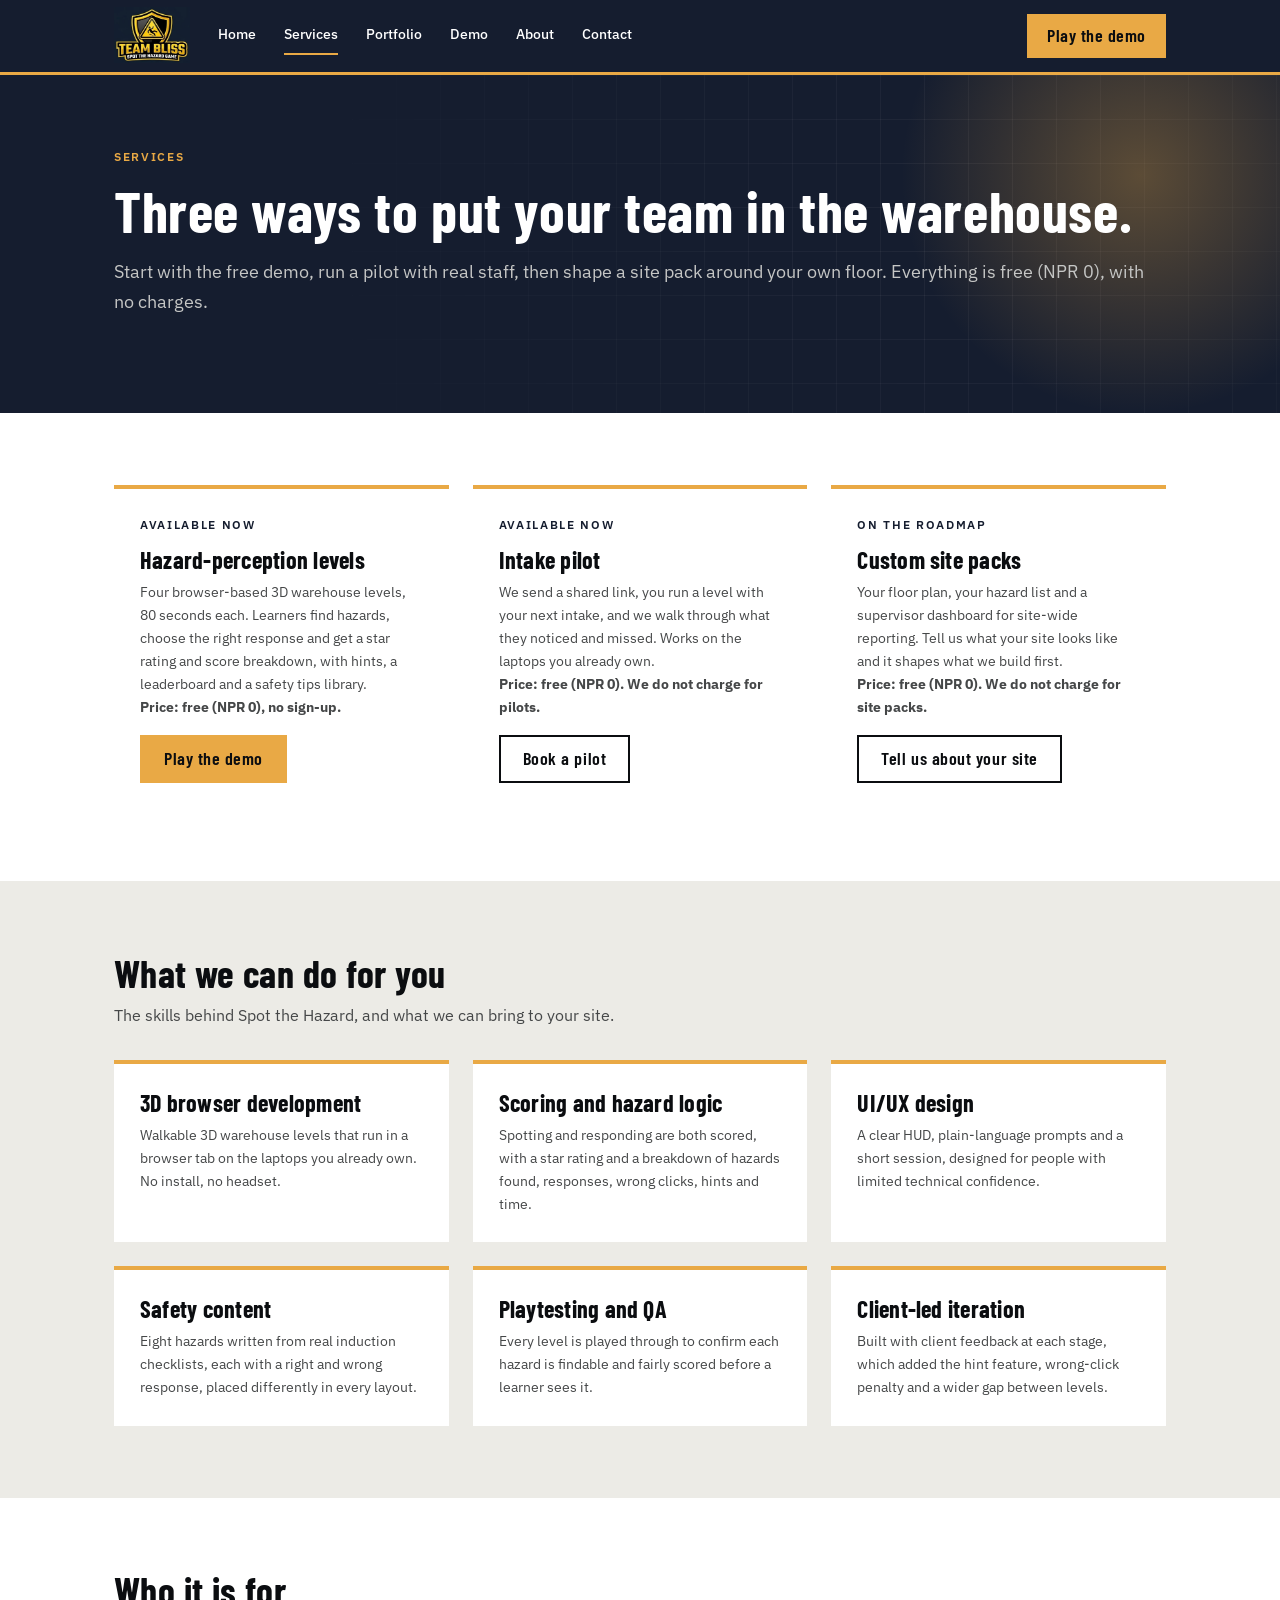
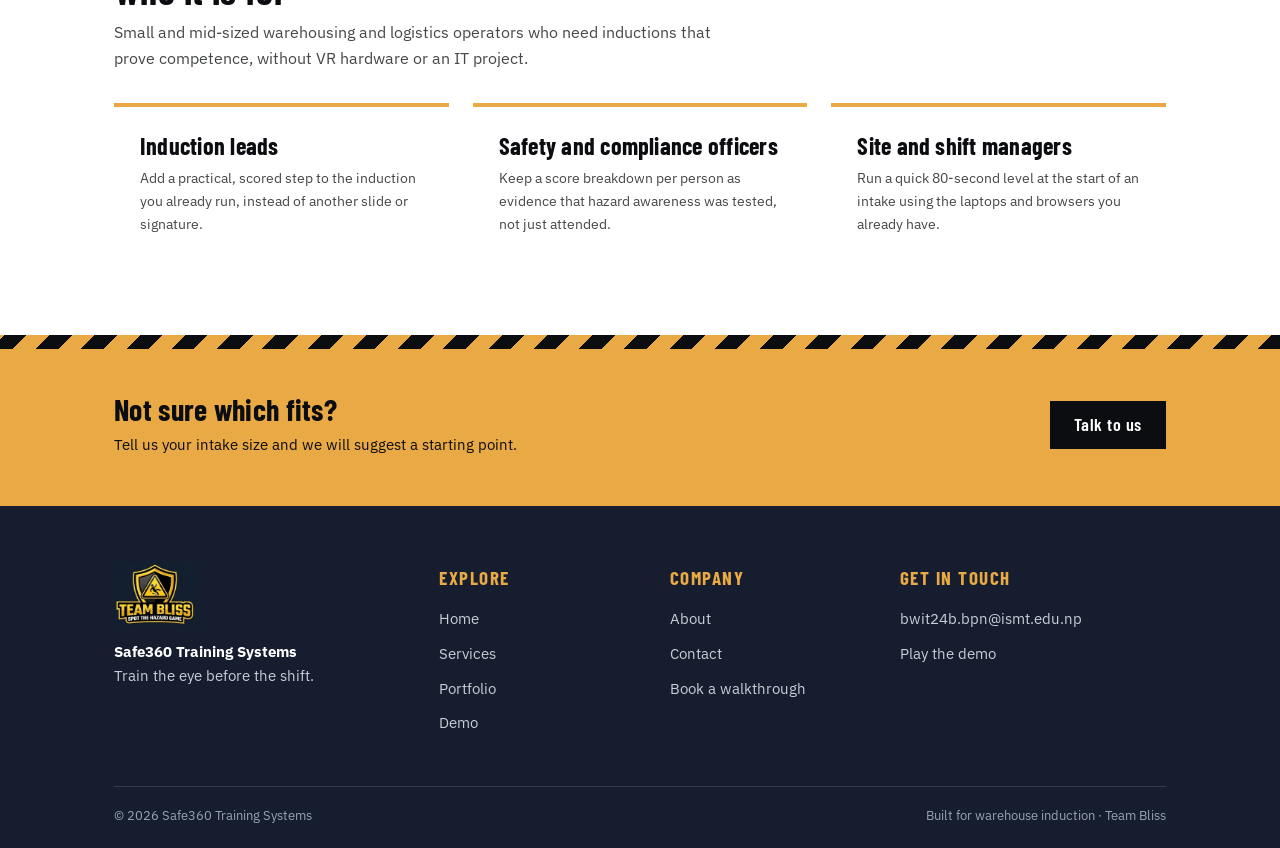
<file: services.html>
<!DOCTYPE html><html lang="en"><head><meta charset="utf-8"><meta name="viewport" content="width=device-width,initial-scale=1"><title>Services | Spot the Hazard by Safe360</title><meta name="description" content="Spot the Hazard services: free browser demo levels, intake pilots and custom site packs for warehouse hazard-perception training."><meta name="theme-color" content="#151D2F"><meta property="og:title" content="Services | Spot the Hazard"><meta property="og:description" content="Spot the Hazard services: free browser demo levels, intake pilots and custom site packs for warehouse hazard-perception training."><meta property="og:image" content="logo.png"><meta property="og:type" content="website"><link rel="icon" href="logo.png"><link rel="preconnect" href="https://fonts.googleapis.com"><link rel="preconnect" href="https://fonts.gstatic.com" crossorigin><link href="https://fonts.googleapis.com/css2?family=Barlow+Condensed:wght@500;600;700&family=IBM+Plex+Sans:wght@400;500;600&display=swap" rel="stylesheet"><link rel="stylesheet" href="style.css"><script src="script.js" defer></script></head><body><a class="skip" href="#main">Skip to content</a>
<nav aria-label="Main"><div class="w"><a href="index.html"><img src="logo.png" alt="Spot the Hazard logo" width="76" height="56"></a><a href="index.html">Home</a><a class=on aria-current=page href="services.html">Services</a><a href="portfolio.html">Portfolio</a><a href="demo.html">Demo</a><a href="about.html">About</a><a href="contact.html">Contact</a><a data-goatcounter-click="play-demo" class="btn" href="demo.html">Play the demo</a></div></nav>
<main id="main"><header class="hero"><div class="w one"><span class="eyebrow">Services</span><h1>Three ways to put your team in the warehouse.</h1><p>Start with the free demo, run a pilot with real staff, then shape a site pack around your own floor. Everything is free (NPR 0), with no charges.</p></div></header>
<section><div class="w"><div class="g3">
<div class="card" data-r><span class="eyebrow">Available now</span><h3>Hazard-perception levels</h3><p>Four browser-based 3D warehouse levels, 80 seconds each. Learners find hazards, choose the right response and get a star rating and score breakdown, with hints, a leaderboard and a safety tips library.</p><p><b>Price: free (NPR 0), no sign-up.</b></p><p class="act"><a data-goatcounter-click="play-demo" class="btn" href="demo.html">Play the demo</a></p></div>
<div class="card" data-r><span class="eyebrow">Available now</span><h3>Intake pilot</h3><p>We send a shared link, you run a level with your next intake, and we walk through what they noticed and missed. Works on the laptops you already own.</p><p><b>Price: free (NPR 0). We do not charge for pilots.</b></p><p class="act"><a class="btn o" href="contact.html">Book a pilot</a></p></div>
<div class="card" data-r><span class="eyebrow">On the roadmap</span><h3>Custom site packs</h3><p>Your floor plan, your hazard list and a supervisor dashboard for site-wide reporting. Tell us what your site looks like and it shapes what we build first.</p><p><b>Price: free (NPR 0). We do not charge for site packs.</b></p><p class="act"><a class="btn o" href="contact.html">Tell us about your site</a></p></div>
</div></div></section>
<section class="alt"><div class="w"><h2>What we can do for you</h2><p class="sub">The skills behind Spot the Hazard, and what we can bring to your site.</p><div class="g3"><div class="card" data-r><h3>3D browser development</h3><p>Walkable 3D warehouse levels that run in a browser tab on the laptops you already own. No install, no headset.</p></div><div class="card" data-r><h3>Scoring and hazard logic</h3><p>Spotting and responding are both scored, with a star rating and a breakdown of hazards found, responses, wrong clicks, hints and time.</p></div><div class="card" data-r><h3>UI/UX design</h3><p>A clear HUD, plain-language prompts and a short session, designed for people with limited technical confidence.</p></div><div class="card" data-r><h3>Safety content</h3><p>Eight hazards written from real induction checklists, each with a right and wrong response, placed differently in every layout.</p></div><div class="card" data-r><h3>Playtesting and QA</h3><p>Every level is played through to confirm each hazard is findable and fairly scored before a learner sees it.</p></div><div class="card" data-r><h3>Client-led iteration</h3><p>Built with client feedback at each stage, which added the hint feature, wrong-click penalty and a wider gap between levels.</p></div></div></div></section>
<section><div class="w"><h2>Who it is for</h2><p class="sub">Small and mid-sized warehousing and logistics operators who need inductions that prove competence, without VR hardware or an IT project.</p><div class="g3"><div class="card" data-r><h3>Induction leads</h3><p>Add a practical, scored step to the induction you already run, instead of another slide or signature.</p></div><div class="card" data-r><h3>Safety and compliance officers</h3><p>Keep a score breakdown per person as evidence that hazard awareness was tested, not just attended.</p></div><div class="card" data-r><h3>Site and shift managers</h3><p>Run a quick 80-second level at the start of an intake using the laptops and browsers you already have.</p></div></div></div></section><div class="stripe"></div><div class="cta"><div class="w"><div><h2>Not sure which fits?</h2><small>Tell us your intake size and we will suggest a starting point.</small></div><a class="btn k" href="contact.html">Talk to us</a></div></div></main><footer><div class="w"><div class="fg"><div class="fb"><a href="index.html"><img src="logo.png" alt="Spot the Hazard logo" width="82" height="64"></a><p><b>Safe360 Training Systems</b><br>Train the eye before the shift.</p></div><div><h4>Explore</h4><a href="index.html">Home</a><a href="services.html">Services</a><a href="portfolio.html">Portfolio</a><a href="demo.html">Demo</a></div><div><h4>Company</h4><a href="about.html">About</a><a href="contact.html">Contact</a><a href="contact.html">Book a walkthrough</a></div><div><h4>Get in touch</h4><a href="mailto:bwit24b.bpn@ismt.edu.np">bwit24b.bpn@ismt.edu.np</a><a data-goatcounter-click="play-demo" href="demo.html">Play the demo</a></div></div><div class="fbar"><span>&copy; 2026 Safe360 Training Systems</span><span>Built for warehouse induction &middot; Team Bliss</span></div></div></footer></body></html>
</file>
<file: style.css>
:root{--amber:#E9A945;--navy:#151D2F;--black:#0B0D10;--stone:#ECEBE6;--green:#2F9E78;--red:#D7342A;--navy2:color-mix(in srgb,var(--navy) 86%,var(--stone));--soft:color-mix(in srgb,var(--stone) 82%,var(--navy));--mute:color-mix(in srgb,var(--black) 74%,var(--stone));--line:color-mix(in srgb,var(--black) 18%,var(--stone));--ink:var(--black)}
*{box-sizing:border-box;margin:0}html{scroll-behavior:smooth}
body{font:16px/1.65 'IBM Plex Sans',system-ui,sans-serif;color:var(--ink);background:#fff}
h1,h2,h3,.num{font-family:'Barlow Condensed',Impact,sans-serif;line-height:1.08;letter-spacing:.01em}
a{color:inherit}:focus-visible{outline:3px solid var(--amber);outline-offset:3px}
.w{max-width:1100px;margin:auto;padding:0 24px}.skip{position:absolute;left:-999px;background:var(--amber);padding:8px 14px;z-index:20}.skip:focus{left:8px;top:8px}
nav{background:var(--navy);position:sticky;top:0;z-index:9;border-bottom:3px solid var(--amber)}
nav .w{display:flex;align-items:center;gap:28px;height:72px}nav img{height:56px;display:block}
nav a{color:#fff;text-decoration:none;font-size:14px;padding:6px 0;border-bottom:2px solid transparent}nav a:hover{border-color:#fff5}nav a.on{border-color:var(--amber)}
nav .btn{margin-left:auto;border:2px solid var(--amber);padding:9px 18px;color:var(--black)}
.btn{background:var(--amber);color:var(--black);padding:11px 22px;font-weight:600;text-decoration:none;display:inline-block;border:2px solid var(--amber);cursor:pointer;font:600 18px/1.2 'Barlow Condensed',Impact,sans-serif;letter-spacing:.03em;transition:.15s}
.btn:hover{transform:translateY(-2px);box-shadow:0 4px 0 var(--black)}.btn.o{background:none;border-color:var(--black)}.btn.k{background:var(--black);color:#fff;border-color:var(--black)}.btn.k:hover{box-shadow:0 4px 0 #fff8}
h1{font-size:clamp(36px,5.4vw,58px)}h2{font-size:clamp(28px,3.6vw,38px);margin-bottom:8px}h3{font-size:24px}
section{padding:72px 0}.alt{background:var(--stone)}.sub{color:var(--mute);margin-bottom:32px;max-width:640px}
.hero{background:var(--stone);padding:72px 0}.hero .w,.two{display:grid;grid-template-columns:1fr 1fr;gap:48px;align-items:center}
.hero p{margin:16px 0 24px;color:var(--mute);font-size:18px}.hero .btn{margin:0 8px 8px 0}.hero small{display:block;margin-top:8px;color:var(--mute);font-size:13px}
.eyebrow{font-size:12px;font-weight:600;letter-spacing:.14em;text-transform:uppercase;color:var(--navy);margin-bottom:12px;display:block}
.mock{background:var(--navy);color:#fff;padding:18px;font-size:13px;border-top:4px solid var(--amber);box-shadow:10px 10px 0 var(--black)}
.mock .st{display:flex;gap:28px;font-size:11px;letter-spacing:.1em;color:var(--soft)}.mock b{display:block;font-size:22px;color:#fff}
.mock .sc{background:var(--navy2);margin:12px 0;padding:14px;display:flex;justify-content:flex-end}
.mock .q{border:2px solid var(--amber);padding:12px;width:72%}.mock .q i{display:block;border:1px solid color-mix(in srgb,var(--navy) 55%,var(--stone));padding:5px 9px;margin-top:5px;font-style:normal}
.stats{background:var(--navy);color:#fff;padding:52px 0}.stats .w,.g4{display:grid;grid-template-columns:repeat(4,1fr);gap:24px}.g3{display:grid;grid-template-columns:repeat(3,1fr);gap:24px}
.num{font-size:52px;color:var(--amber);line-height:1}.stats p{font-size:14px;color:var(--soft)}
.steps div{padding:18px 20px 18px 0;border-top:3px solid var(--black)}.steps em{color:var(--navy);font-style:normal;font-size:12px;font-weight:600;letter-spacing:.1em;text-transform:uppercase}
.steps p,.card p,.rule p{font-size:14px;color:var(--mute)}.steps h3{margin:4px 0 6px}
.card{background:#fff;padding:26px;border-top:4px solid var(--amber)}.card h3{margin-bottom:8px}
.rule{border-left:3px solid var(--amber);padding:6px 14px;background:#fff}.rule b{display:block;font-size:15px}
.hz .rule{background:var(--stone)}
.cta{background:var(--amber);padding:44px 0}.cta .w{display:flex;justify-content:space-between;align-items:center;gap:24px;flex-wrap:wrap}.cta h2{margin:0;font-size:30px}
footer{background:var(--navy);color:var(--soft);padding:52px 0 24px;font-size:14px}footer b{color:#fff}footer .g4{margin-bottom:32px}
footer a{display:block;text-decoration:none;margin-top:8px}footer a:hover{color:var(--amber)}footer hr{border:0;border-top:1px solid #ffffff22}footer small{display:block;margin-top:18px;text-align:center;font-size:12px}
.demo{display:grid;grid-template-columns:2fr 1fr;gap:32px}
.keys{display:flex;flex-wrap:wrap;gap:8px;margin-top:16px}.keys span{border:1px solid var(--line);padding:4px 10px;font-size:12px}
.box{border:1px solid var(--line);padding:22px;margin-bottom:20px;font-size:14px;background:#fff}.box h3{margin-bottom:6px}.hl{border-left:4px solid var(--amber)}
table{width:100%;border-collapse:collapse;font-size:14px;margin-top:8px}td,th{padding:9px 0;border-bottom:1px solid var(--line);text-align:left;vertical-align:top}td:last-child,th:last-child{text-align:right}
.tabs{display:grid;grid-template-columns:repeat(4,1fr);border:2px solid var(--black);margin-bottom:20px}
.tabs button{font:600 17px 'Barlow Condensed',Impact,sans-serif;letter-spacing:.03em;padding:13px 6px;background:#fff;border:0;border-right:1px solid var(--line);cursor:pointer}.tabs button:last-child{border:0}.tabs button.on{background:var(--black);color:#fff}
.lvl{background:var(--navy);color:#fff;min-height:300px;display:grid;place-content:center;text-align:center;gap:12px;padding:28px;border-bottom:4px solid var(--amber)}
.lvl h2{color:var(--amber);margin:0}.lvl p{color:var(--soft);max-width:460px;margin:auto}
.ph{background:var(--navy);height:150px;display:grid;place-items:center;font:700 60px 'Barlow Condensed',Impact;color:var(--amber)}
.team .card{padding:0}.team .card div+div{padding:18px}.team p:first-of-type{color:var(--navy);font-size:12px;font-weight:600;letter-spacing:.08em;text-transform:uppercase;margin:2px 0 6px}
form{display:grid;gap:16px;max-width:600px}input,textarea,select{font:inherit;padding:11px;border:1px solid color-mix(in srgb,var(--black) 50%,var(--stone));width:100%;background:#fff;margin-top:4px}input:focus,textarea:focus,select:focus{border-color:var(--black)}
label{font-size:14px;font-weight:600;display:block}.ct{display:grid;grid-template-columns:1.6fr 1fr;gap:44px;align-items:start}.f2{display:grid;grid-template-columns:1fr 1fr;gap:16px}
.chk{display:flex;gap:10px;align-items:center;font-weight:400}.chk input{width:auto;margin:0}.faq b{display:block}.faq p{margin:2px 0 14px}
.nf{min-height:60vh;display:grid;place-content:center;text-align:center;gap:16px}
@media(max-width:800px){.hero .w,.two,.demo,.g3,.g4,.stats .w,.ct,.f2{grid-template-columns:1fr}.stats .w{grid-template-columns:1fr 1fr}.tabs{grid-template-columns:1fr 1fr}
nav .w{gap:16px;height:auto;padding:10px 24px;flex-wrap:wrap}nav img{height:44px}nav .btn{display:none}section,.hero{padding:48px 0}.mock{box-shadow:6px 6px 0 var(--black)}}
@media(prefers-reduced-motion:reduce){*{transition:none!important;scroll-behavior:auto!important}}
/* ===== EXTRA POLISH ===== */
.prog{position:fixed;top:0;left:0;height:4px;width:0;background:var(--amber);z-index:99}
.stripe{height:14px;background:repeating-linear-gradient(-45deg,var(--black) 0 16px,var(--amber) 16px 32px)}
.hero{background:var(--navy);color:#fff;position:relative;overflow:hidden}
.hero:before{content:"";position:absolute;inset:0;background:linear-gradient(#ffffff0d 1px,transparent 1px),linear-gradient(90deg,#ffffff0d 1px,transparent 1px);background-size:44px 44px;-webkit-mask:radial-gradient(circle at 75% 40%,#000,transparent 70%);mask:radial-gradient(circle at 75% 40%,#000,transparent 70%)}
.hero:after{content:"";position:absolute;width:520px;height:520px;right:-120px;top:-160px;background:radial-gradient(circle,#e9a94555,transparent 65%);animation:pulse 5s ease-in-out infinite}
@keyframes pulse{50%{transform:scale(1.15);opacity:.7}}
.hero .w{position:relative;z-index:1}.hero p,.hero small{color:var(--soft)}.hero .eyebrow{color:var(--amber)}.hero h1 em{font-style:normal;color:var(--amber);background:linear-gradient(transparent 82%,#e9a94566 82%)}
.hero .btn.o{border-color:#fff;color:#fff}.hero .btn.o:hover{background:#fff;color:var(--black);box-shadow:0 4px 0 var(--amber)}
.hero .mock{animation:float 6s ease-in-out infinite;box-shadow:0 30px 60px #0008,0 0 0 1px #ffffff22}
@keyframes float{50%{transform:translateY(-10px) rotate(.4deg)}}
.mock .q button{display:block;width:100%;text-align:left;font:inherit;color:#fff;background:none;border:1px solid color-mix(in srgb,var(--navy) 55%,var(--stone));padding:6px 9px;margin-top:5px;cursor:pointer;transition:.15s}
.mock .q button:hover:not(:disabled){background:var(--amber);color:var(--black);border-color:var(--amber)}
.mock .q button.ok{background:var(--green);border-color:var(--green)}.mock .q button.no{background:var(--red);border-color:var(--red)}
.mock .fb{display:block;margin-top:8px;color:var(--amber);font-size:12px;min-height:18px}
.hint{margin-top:10px;font-size:12px;color:var(--amber);letter-spacing:.06em}
.tick{background:var(--amber);color:var(--black);overflow:hidden;white-space:nowrap;padding:12px 0;font:700 20px 'Barlow Condensed',Impact;letter-spacing:.08em;text-transform:uppercase;border-block:3px solid var(--black)}
.tick div{display:inline-block;animation:mq 30s linear infinite}.tick span{margin:0 22px}.tick span:after{content:"\26A0";margin-left:44px}
@keyframes mq{to{transform:translateX(-50%)}}
.stats{background:var(--navy) repeating-linear-gradient(90deg,transparent 0 calc(25% - 1px),#ffffff18 calc(25% - 1px) 25%)}
.stats .num{font-size:64px}
[data-r]{opacity:0;transform:translateY(28px);transition:opacity .7s,transform .7s cubic-bezier(.2,.7,.2,1)}[data-r].in{opacity:1;transform:none}
.card{transition:.25s;position:relative}.card:hover{transform:translateY(-8px);box-shadow:8px 8px 0 var(--black)}
.steps div{position:relative;transition:.25s}.steps div:hover{border-top-color:var(--amber)}.steps em{font-size:34px;font-family:'Barlow Condensed',Impact;color:var(--amber);display:block;line-height:1}
.hz .rule{transition:.2s;display:flex;gap:12px;align-items:center;border:2px solid var(--black);border-left:6px solid var(--amber);padding:14px;background:#fff}
.hz .rule:hover{background:var(--navy);color:#fff;transform:rotate(-1deg) scale(1.03)}.hz .rule:hover p{color:var(--soft)}
.ic{font-size:30px;flex:none;filter:grayscale(.2)}
.cta{background:repeating-linear-gradient(-45deg,var(--amber) 0 40px,var(--amber) 40px 80px)}
.cta h2{background:var(--amber);display:inline-block;padding:4px 12px}
.lvl{background:var(--navy) radial-gradient(circle at 50% 0,#e9a94533,transparent 60%)}
.ph{position:relative;overflow:hidden}.ph:after{content:"";position:absolute;inset:0;background:repeating-linear-gradient(-45deg,transparent 0 14px,#e9a9451a 14px 28px)}
.box{transition:.2s}.box:hover{box-shadow:6px 6px 0 var(--amber)}
.btn.big{padding:15px 30px;font-size:20px}

.sw{display:flex;align-items:center;gap:12px;margin-bottom:10px;flex-wrap:wrap}.sw i{width:44px;height:44px;border:1px solid var(--line);display:block}.sw span{color:var(--mute);font-size:14px}.box img{display:inline-block}

figure{margin:0}figure img{width:100%;height:auto;display:block;border:3px solid var(--navy)}figcaption{font-size:14px;color:var(--mute);margin-top:8px}.vid{width:100%;max-width:960px;display:block;margin:0 auto;border:3px solid var(--navy);background:#000}.qt{border-left:6px solid var(--amber);padding:6px 0 6px 20px;font-size:22px;max-width:780px}

/* ===== BRAND SEMANTICS: green = correct / gained, red = error / lost ===== */
.pos{color:var(--green);font-weight:600}.neg{color:var(--red);font-weight:600}
td.pos,td.neg{font-family:'Barlow Condensed',Impact,sans-serif;font-size:20px}
.mock .fb{font-weight:600;font-size:13px;padding:4px 8px;display:none}.mock .fb.good{display:inline-block;background:var(--green);color:var(--black)}.mock .fb.bad{display:inline-block;background:var(--red);color:#fff}
.mock b.up{color:var(--green)}.mock b.dn{color:var(--red)}
.err{color:var(--red)}
input:user-invalid,textarea:user-invalid,select:user-invalid{border-color:var(--red);outline:2px solid var(--red)}
.sw i[style*="2f9e78"],.sw i[style*="d7342a"]{outline:2px solid var(--black)}



.team .g3{gap:20px;max-width:960px;margin:0 auto}
.team .card{border-radius:12px;overflow:hidden;border-top:0;box-shadow:0 6px 18px #0b0d1022;display:flex;flex-direction:column}
.team .card:hover{box-shadow:0 10px 24px #0b0d1033;transform:translateY(-4px)}

.team .card>div{padding:16px 18px 20px}
.team .card h3{font-size:21px;margin-bottom:4px}
.team .card p{font-size:13px}


/* ===== Team cards (final) ===== */
.team .g3{max-width:1000px;gap:32px;margin:0 auto}
.team .card{padding:0;border-radius:12px;overflow:hidden;border-top:0;display:flex;flex-direction:column}
.team .card .tp{display:block;width:100%;height:auto;aspect-ratio:4/5;object-fit:cover;object-position:center top;border:0;margin:0;background:#fff}
.team .card>div{padding:14px 16px 18px}
.team .card h3{font-size:19px;margin-bottom:4px}
.team .card p{font-size:13px}
.team .card p:first-of-type{font-size:11px}
.team .card a{text-transform:none;letter-spacing:0;font-weight:400;word-break:break-all}
@media(max-width:800px){.team .g3{max-width:320px}}

/* ===== PORTFOLIO ===== */
.hero .w.one{display:block}
.gal{display:grid;grid-template-columns:repeat(auto-fill,minmax(300px,1fr));gap:28px 24px}
.shot a{display:block;aspect-ratio:16/10;overflow:hidden;border:3px solid var(--navy);background:var(--navy);transition:.25s}
.shot a:hover{transform:translateY(-4px);box-shadow:6px 6px 0 var(--black)}
.shot img{width:100%;height:100%;object-fit:cover;object-position:center top;border:0}
.shot figcaption{margin-top:10px;line-height:1.45}.shot figcaption b{display:block;color:var(--black);font-size:15px}
.live{width:100%;height:560px;border:3px solid var(--navy);background:var(--navy);display:block}
.note{margin:14px 0 0}
.lb{position:fixed;inset:0;background:#0b0d10ee;z-index:100;display:flex;align-items:center;justify-content:center;padding:24px}
.lb[hidden]{display:none}.lb img{max-width:100%;max-height:100%;border:3px solid var(--amber);background:var(--navy)}
.lb button{position:absolute;top:12px;right:16px;font:700 40px/1 'Barlow Condensed',Impact,sans-serif;background:none;border:0;color:#fff;cursor:pointer}
@media(max-width:800px){.gal{grid-template-columns:1fr}.live{height:420px}}

/* portfolio alignment pass */
.pf-vid{max-width:none;aspect-ratio:1280/648}
.gal{grid-template-columns:repeat(4,1fr);gap:28px 20px}
.shot.tall a{background:#0b0d10}.shot.tall img{object-fit:contain;object-position:center}
.lv .card{display:flex;flex-direction:column}.lv .card h3{min-height:2.2em}
@media(max-width:1000px){.gal{grid-template-columns:repeat(2,1fr)}}
@media(max-width:800px){.gal{grid-template-columns:1fr}.lv .card h3{min-height:0}}

/* ===== SITE-WIDE REFINEMENT ===== */
.hero .w.one{display:block}
h1+.sub,h1+p.sub{margin-top:14px}.h1s{font-size:clamp(32px,4.4vw,44px)}
h2+.sub{margin-top:4px}
/* call-to-action band: stack heading and note, keep button aligned right */
.cta .w>div{display:block}.cta h2{display:inline-block;margin-bottom:8px}
.cta small{display:block;font-size:15px;color:var(--black)}
.cta .w{padding-top:0;padding-bottom:0}
/* cards: equal height with actions pinned to the bottom */
.g3>.card,.g4>.card{display:flex;flex-direction:column}
.card .act{margin-top:auto;padding-top:16px}
.card p+.act{margin-top:auto}
/* team */
.team .tsub{text-transform:none!important;letter-spacing:0!important;font-size:16px!important;font-weight:400!important;color:var(--mute)!important;margin:0 0 32px!important;max-width:640px}
.team .g3{max-width:none}
.team .card{max-width:340px;width:100%;margin:0 auto}
/* forms */
select{height:46px}
.btn[type=submit]{font-size:18px}
/* nicer reading + focus polish */
p{max-width:68ch}.hero p,.cta p,.card p,.box p,.rule p,.steps p,footer p,.stats p{max-width:none}
::selection{background:var(--amber);color:var(--black)}
@media(max-width:800px){.cta .w{flex-direction:column;align-items:flex-start}.h1s{font-size:32px}}
.cta h2{padding:0;background:none}
.cta .w>div{flex:1 1 420px}

/* ===== Type system: Barlow Condensed = headings, numerals, buttons; IBM Plex Sans = body, tables, forms ===== */
body,table,td,th,input,textarea,select,label,p,li{font-family:'IBM Plex Sans',system-ui,sans-serif}
h1,h2,h3,h4,.num,.btn,button,.eyebrow+h1,th{font-family:'Barlow Condensed',Impact,sans-serif}
.mock .q button,.keys span,td{font-family:'IBM Plex Sans',system-ui,sans-serif}
th{font-weight:600;letter-spacing:.04em;text-transform:uppercase;font-size:14px}
h1,h2,h3{font-weight:700}
nav{background:var(--navy);backdrop-filter:none}
nav a{font-weight:500}
/* ===== Footer ===== */
footer{background:var(--navy);border-top:4px solid var(--amber);padding:56px 0 0;color:#c9cdd6;font-size:15px}
.fg{display:grid;grid-template-columns:1.5fr 1fr 1fr 1.4fr;gap:40px;padding-bottom:40px}
.fb img{height:64px;width:auto;display:block;margin-bottom:14px}.fb p{margin:0;color:#c9cdd6;max-width:24ch}
footer h4{font-size:19px;letter-spacing:.08em;text-transform:uppercase;color:var(--amber);margin:0 0 14px}
footer a{display:block;margin:0 0 10px;color:#c9cdd6;text-decoration:none;word-break:break-word}
footer a:hover{color:#fff;text-decoration:underline;text-decoration-color:var(--amber);text-underline-offset:4px}
.fbar{border-top:1px solid #ffffff22;padding:18px 0 22px;display:flex;justify-content:space-between;gap:8px 24px;flex-wrap:wrap;font-size:13px;color:#9aa3b2}
@media(max-width:800px){.fg{grid-template-columns:1fr 1fr;gap:32px}.fb{grid-column:1/-1}.fbar{flex-direction:column}}

/* ===== PORTFOLIO v2: warmer, more human ===== */
.pf-hero{padding:64px 0 60px}
.pf-hero-in>div{max-width:760px}
.pf-hero h1{max-width:20ch}
.pf-by{display:flex;align-items:center;gap:14px;color:#c9cdd6;font-size:15px;margin-top:4px}
.pf-by a{color:#fff;text-decoration-color:var(--amber);text-underline-offset:4px}
.pf-av{display:flex}.pf-av img{width:58px;height:58px;border-radius:50%;object-fit:cover;object-position:center;border:3px solid var(--navy);margin-left:-14px;background:#fff}.pf-av img:first-child{margin-left:0}
.pf-chips{list-style:none;padding:0;margin:22px 0 0;display:flex;flex-wrap:wrap;gap:10px}
.pf-chips li{border:1px solid #ffffff3a;border-radius:99px;padding:5px 14px;font-size:14px;color:#fff;background:#ffffff0d}

.pf-head{margin-bottom:32px}.pf-head .sub{margin-bottom:0}
.pf-hand{font-family:'Caveat','Segoe Script','Bradley Hand',cursive;font-weight:600;font-size:23px;line-height:1.25;color:var(--navy);transform:rotate(-1.2deg);margin-top:14px;display:inline-block;max-width:30ch}
.pf-hand:before{content:"\2192\00a0";color:#b87500}

/* window frame shared by video, screenshots, live embed */
.pf-win{background:var(--navy);border-radius:14px;overflow:hidden;box-shadow:0 22px 44px #0b0d1030,0 2px 6px #0b0d1022}
.pf-bar{display:flex;align-items:center;gap:7px;height:36px;padding:0 14px;background:color-mix(in srgb,var(--navy) 80%,#fff)}
.pf-bar i{width:11px;height:11px;border-radius:50%;background:#ffffff40;display:block}.pf-bar i:first-child{background:#e7685f}.pf-bar i:nth-child(2){background:var(--amber)}.pf-bar i:nth-child(3){background:#5bbd96}
.pf-bar span{margin-left:10px;font-size:12px;letter-spacing:.04em;color:#c9cdd6;white-space:nowrap;overflow:hidden;text-overflow:ellipsis}

/* video + chapters */
.pf-watch{display:grid;grid-template-columns:minmax(0,1fr) 320px;gap:28px;align-items:start}
.pf-vwrap{position:relative;background:#000}
.pf-video{display:block;width:100%;height:auto;aspect-ratio:1258/676;background:#000}
.pf-play{position:absolute;left:50%;top:50%;width:84px;height:84px;margin:-42px 0 0 -42px;border-radius:50%;border:0;background:var(--amber);color:var(--black);display:grid;place-items:center;cursor:pointer;box-shadow:0 0 0 10px #e9a94540,0 12px 30px #0008;transition:transform .2s,box-shadow .2s}
.pf-play svg{margin-left:4px}.pf-play:hover{transform:scale(1.07);box-shadow:0 0 0 14px #e9a94533,0 12px 30px #0008}
.pf-vwrap.playing .pf-play{display:none}
.pf-chap{background:#f6f5f1;border:1px solid var(--line);border-radius:14px;padding:20px 16px 18px}
.pf-chap h3{font-size:22px;margin:0 6px 10px}
.pf-chap ol{list-style:none;padding:0;margin:0;display:grid;gap:4px}
.pf-chap button{width:100%;display:flex;gap:12px;align-items:center;text-align:left;background:none;border:0;border-radius:10px;padding:9px 10px;cursor:pointer;font:inherit;color:var(--black);transition:background .15s}
.pf-chap button:hover{background:#fff}
.pf-chap time{flex:none;min-width:50px;text-align:center;font:700 17px/1 'Barlow Condensed',Impact,sans-serif;letter-spacing:.04em;background:var(--stone);border-radius:8px;padding:7px 0}
.pf-chap b{display:block;font-size:15px;line-height:1.25}.pf-chap small{display:block;font-size:13px;color:var(--mute);line-height:1.3;margin-top:1px}
.pf-chap button.on{background:var(--navy);color:#fff}.pf-chap button.on small{color:#c9cdd6}.pf-chap button.on time{background:var(--amber);color:var(--black)}
.pf-skip{margin:18px 4px 0 6px;max-width:none}

/* screenshot viewer */
.pf-show{display:grid;grid-template-columns:minmax(0,1.7fr) minmax(0,1fr);gap:40px;align-items:center}
.pf-stage{position:relative}
.pf-view{display:block;position:relative;aspect-ratio:16/9;background:#0b0d10;cursor:zoom-in;overflow:hidden}
.pf-view img{width:100%;height:100%;object-fit:contain;display:block;border:0;transition:opacity .25s}
.pf-view img.fade{opacity:0}
.pf-zoom{position:absolute;right:12px;bottom:12px;background:#0b0d10cc;color:#fff;font-size:12px;padding:5px 11px;border-radius:99px;opacity:0;transition:opacity .2s}
.pf-view:hover .pf-zoom,.pf-view:focus-visible .pf-zoom{opacity:1}
.pf-nav{position:absolute;top:calc(50% + 18px);width:46px;height:46px;margin-top:-23px;border-radius:50%;border:0;background:#fff;color:var(--black);display:grid;place-items:center;cursor:pointer;box-shadow:0 6px 16px #0b0d1055;transition:transform .15s,background .15s}
.pf-nav:hover{background:var(--amber);transform:scale(1.08)}.pf-nav.prev{left:12px}.pf-nav.next{right:12px}
.pf-step{display:block;font-size:12px;font-weight:600;letter-spacing:.14em;text-transform:uppercase;color:var(--navy);margin-bottom:10px}
.pf-cap h3{font-size:clamp(28px,3.2vw,38px);margin-bottom:12px}
.pf-cap p{color:var(--mute);font-size:17px}.pf-cap .pf-hand{color:var(--navy);font-size:24px}
.pf-cap.swap>*{animation:pfin .35s ease both}@keyframes pfin{from{opacity:0;transform:translateY(8px)}}
.pf-thumbs{display:grid;grid-template-columns:repeat(9,1fr);gap:10px;margin-top:32px}
.pf-th{padding:0;border:2px solid transparent;border-radius:10px;overflow:hidden;background:#fff;cursor:pointer;font:inherit;text-align:left;opacity:.72;transition:opacity .15s,transform .15s,border-color .15s;box-shadow:0 2px 8px #0b0d1018}
.pf-th:hover{opacity:1;transform:translateY(-3px)}
.pf-th img{display:block;width:100%;height:auto;aspect-ratio:16/9;object-fit:cover;object-position:center top}
.pf-th span{display:block;font-size:12px;font-weight:600;padding:6px 8px 7px;line-height:1.25;color:var(--black)}
.pf-th.on{opacity:1;border-color:var(--amber);box-shadow:0 6px 16px #0b0d1030}

/* live embed + levels */
.pf-live{background:#fff}.pf-live .live{border:0;height:580px;border-radius:0}
.pf-sec .note{margin:16px 0 0}
.lv .card{border-radius:12px;box-shadow:0 4px 14px #0b0d1014}
.pf-lvn{font-size:12px;font-weight:600;letter-spacing:.12em;text-transform:uppercase;color:var(--navy);margin-bottom:6px}
.lv .card h3{min-height:0}
.pf-dots{display:flex;flex-wrap:wrap;gap:6px;margin-top:auto;padding-top:16px}
.pf-dots i{width:14px;height:14px;border-radius:50%;border:2px solid var(--navy);display:block}.pf-dots i.p{background:var(--amber);border-color:var(--amber)}
.lv .card small{display:block;margin-top:8px;font-size:13px;color:var(--mute)}

@media(max-width:1000px){.pf-thumbs{grid-template-columns:repeat(4,1fr)}}
@media(max-width:900px){.pf-watch,.pf-show{grid-template-columns:1fr}.pf-show{gap:24px}.pf-chap ol{grid-template-columns:1fr 1fr}}
@media(max-width:800px){
 .pf-hero{padding:44px 0}.pf-hero h1{max-width:none}
 .pf-chap ol{grid-template-columns:1fr}
 .pf-thumbs{display:flex;overflow-x:auto;gap:10px;padding:4px 2px 10px;scroll-snap-type:x proximity}.pf-th{flex:0 0 132px;scroll-snap-align:start}
 .pf-live .live{height:440px}.pf-play{width:68px;height:68px;margin:-34px 0 0 -34px}
 .pf-nav{width:40px;height:40px;margin-top:-20px}
}
</file>
